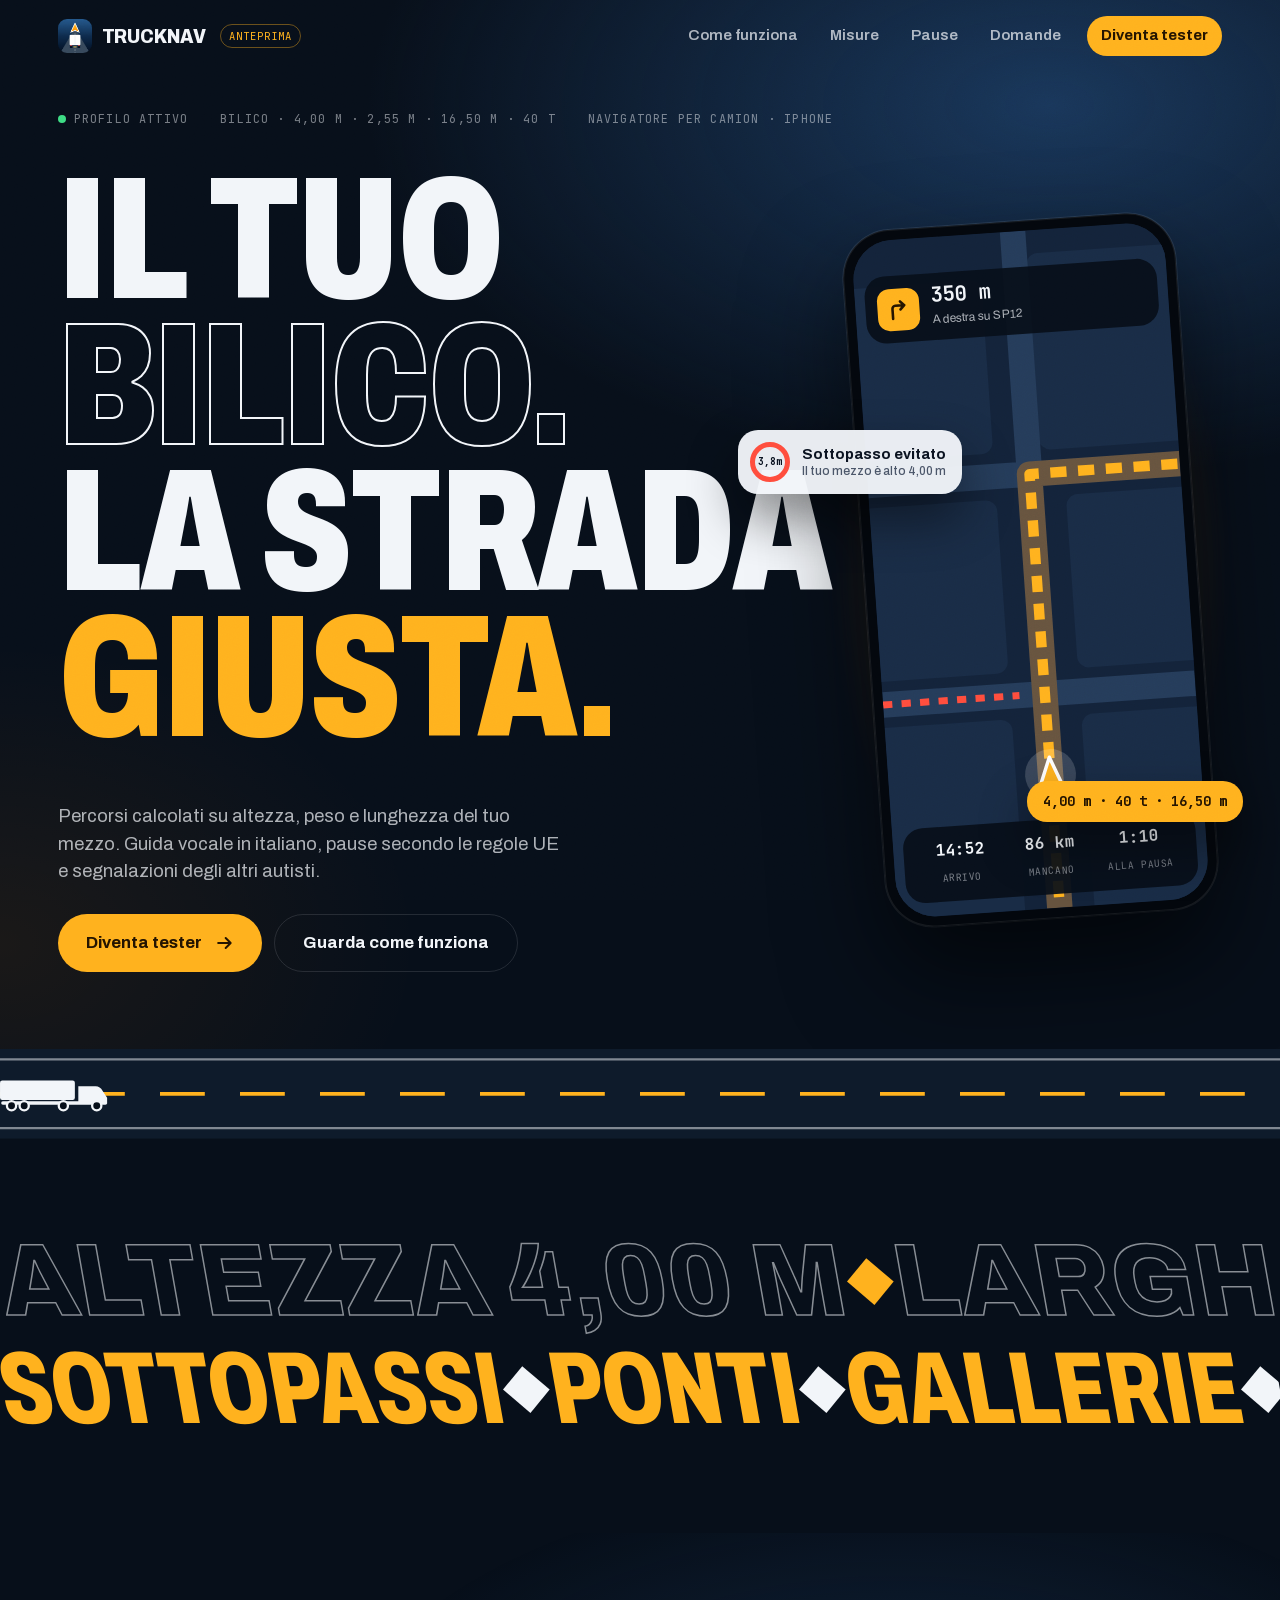
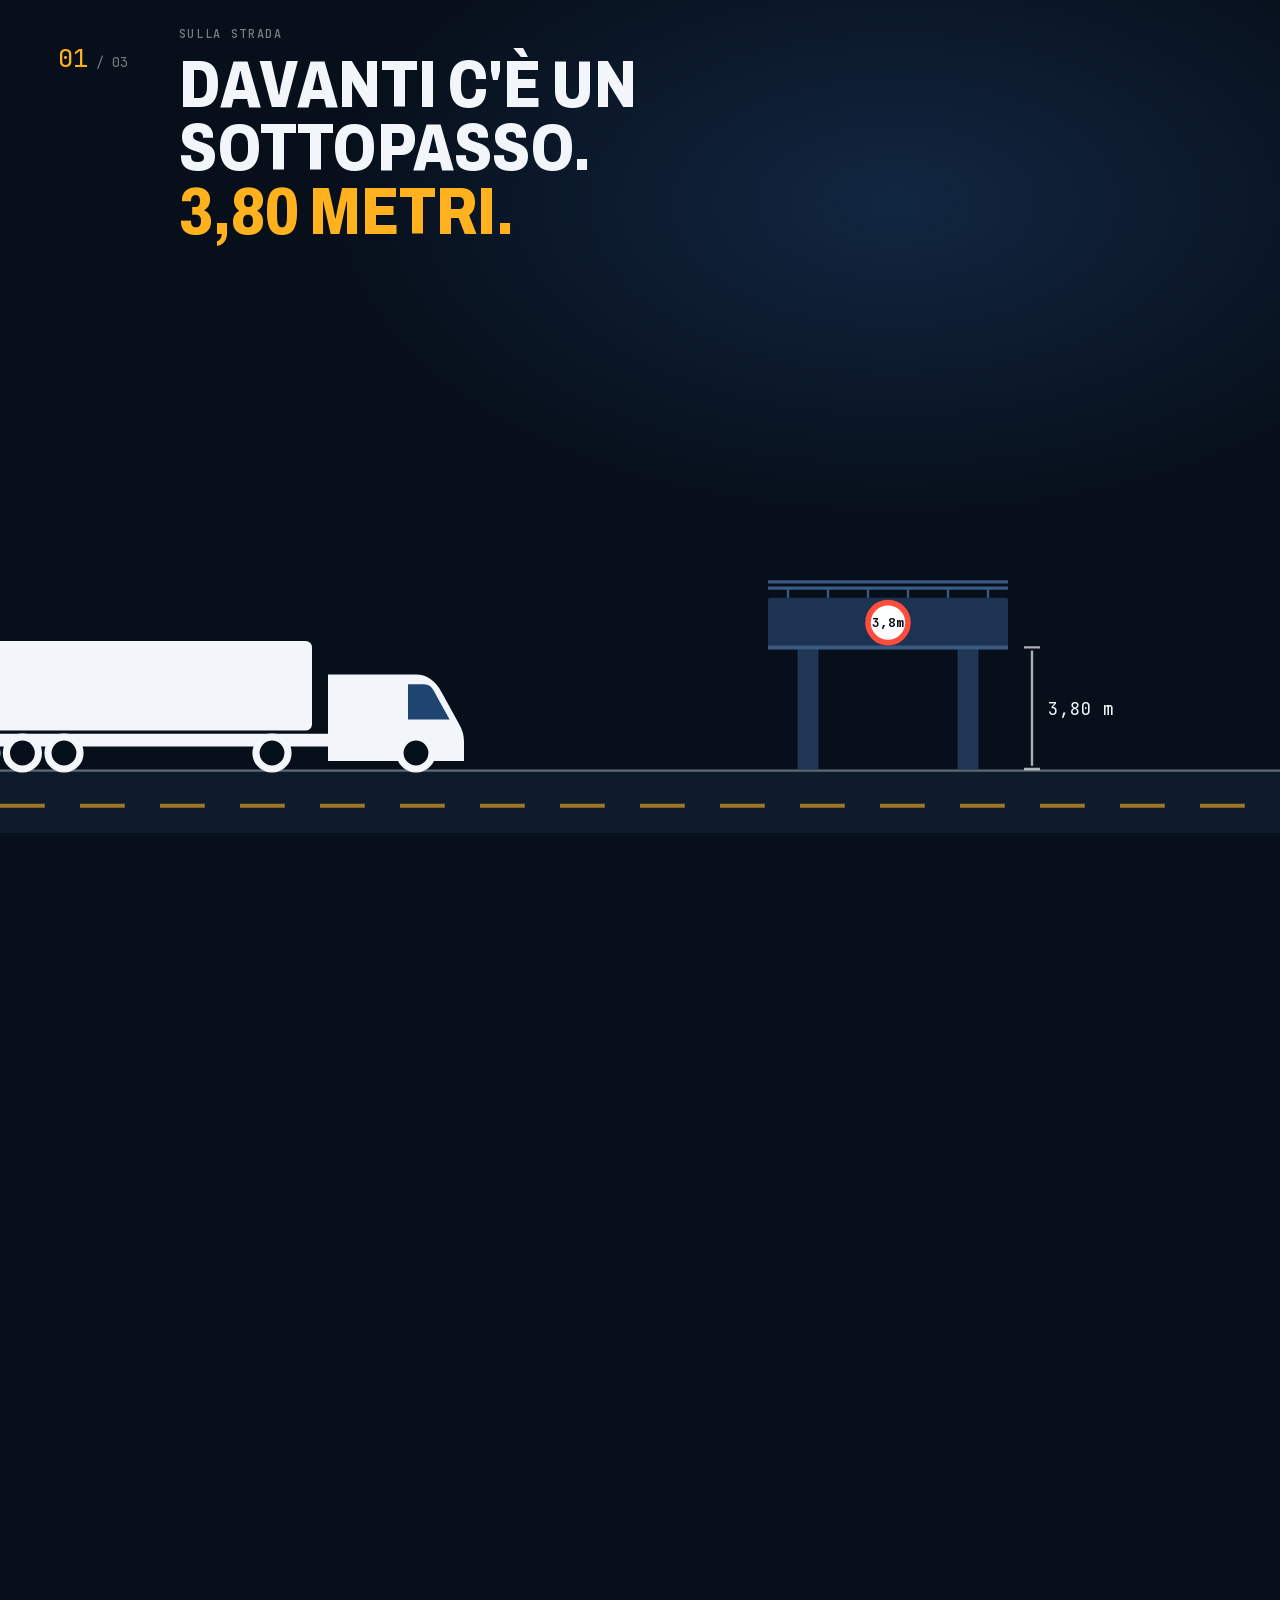
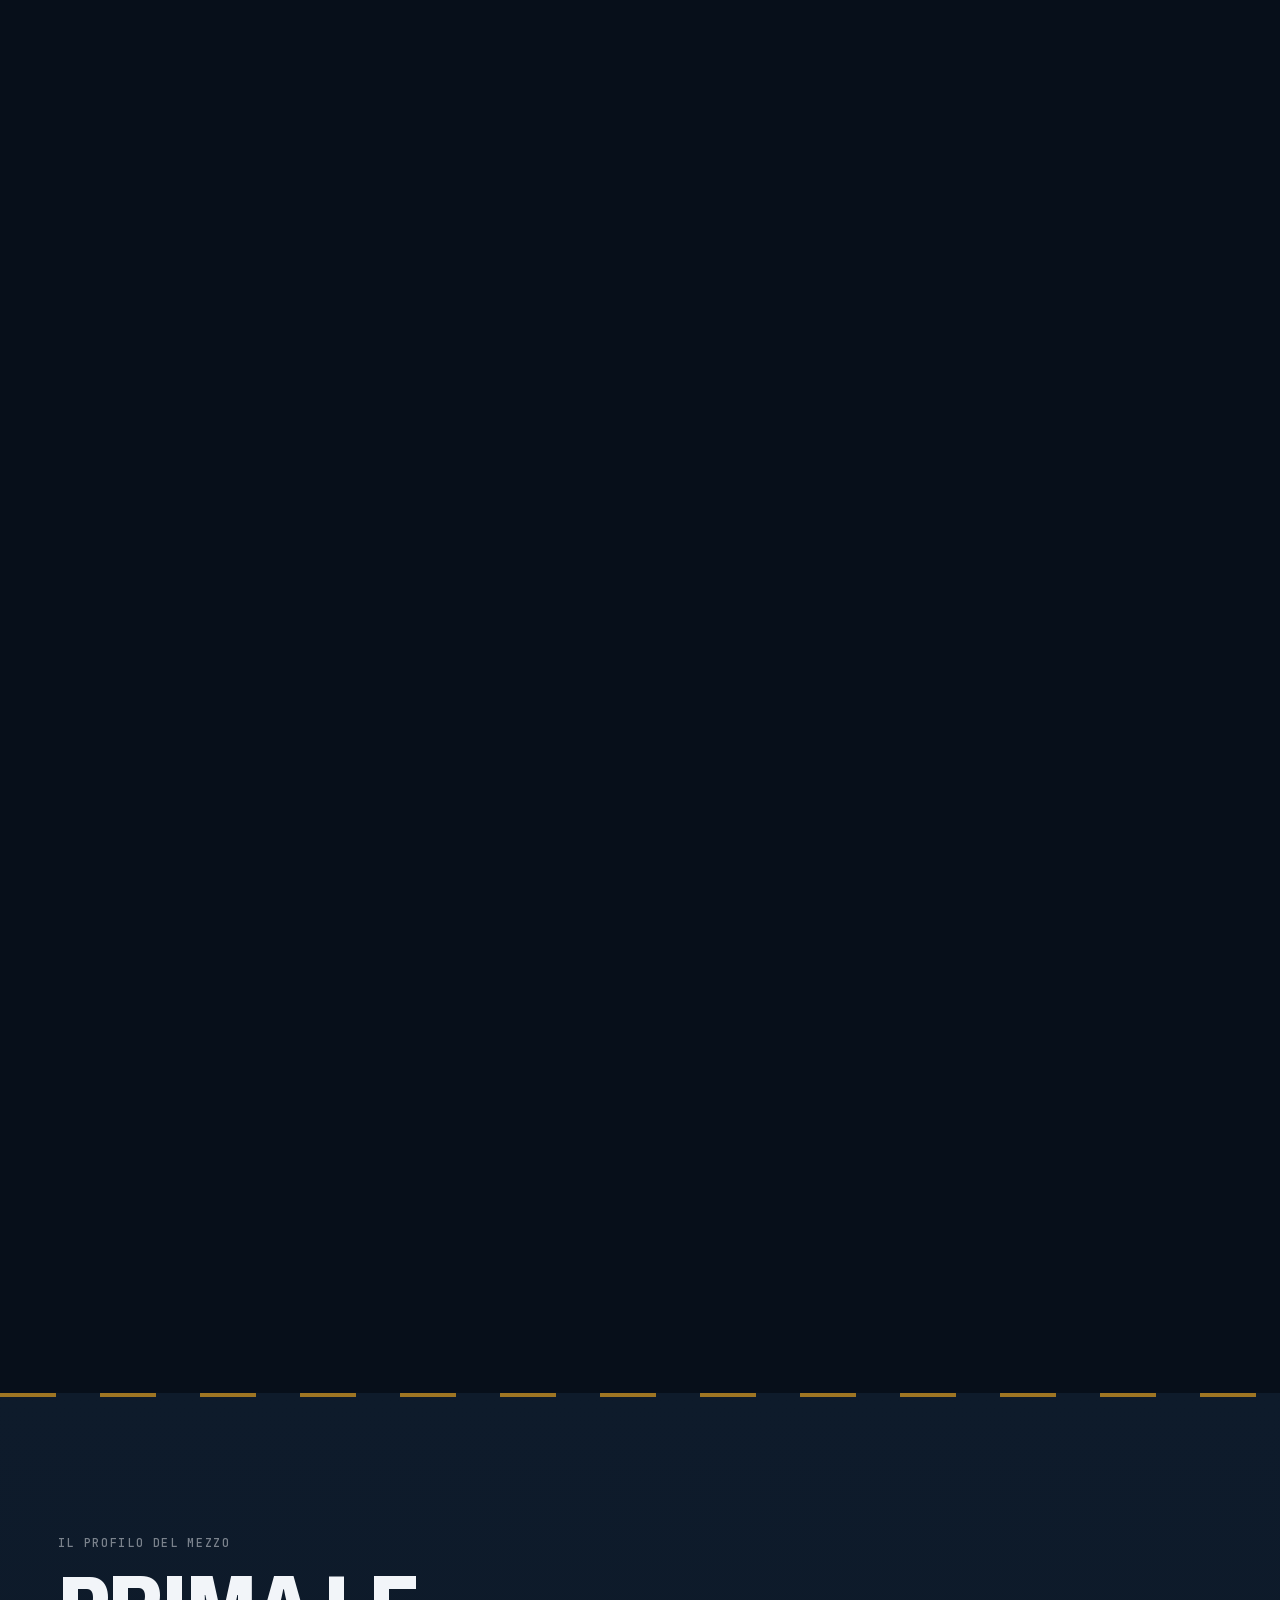
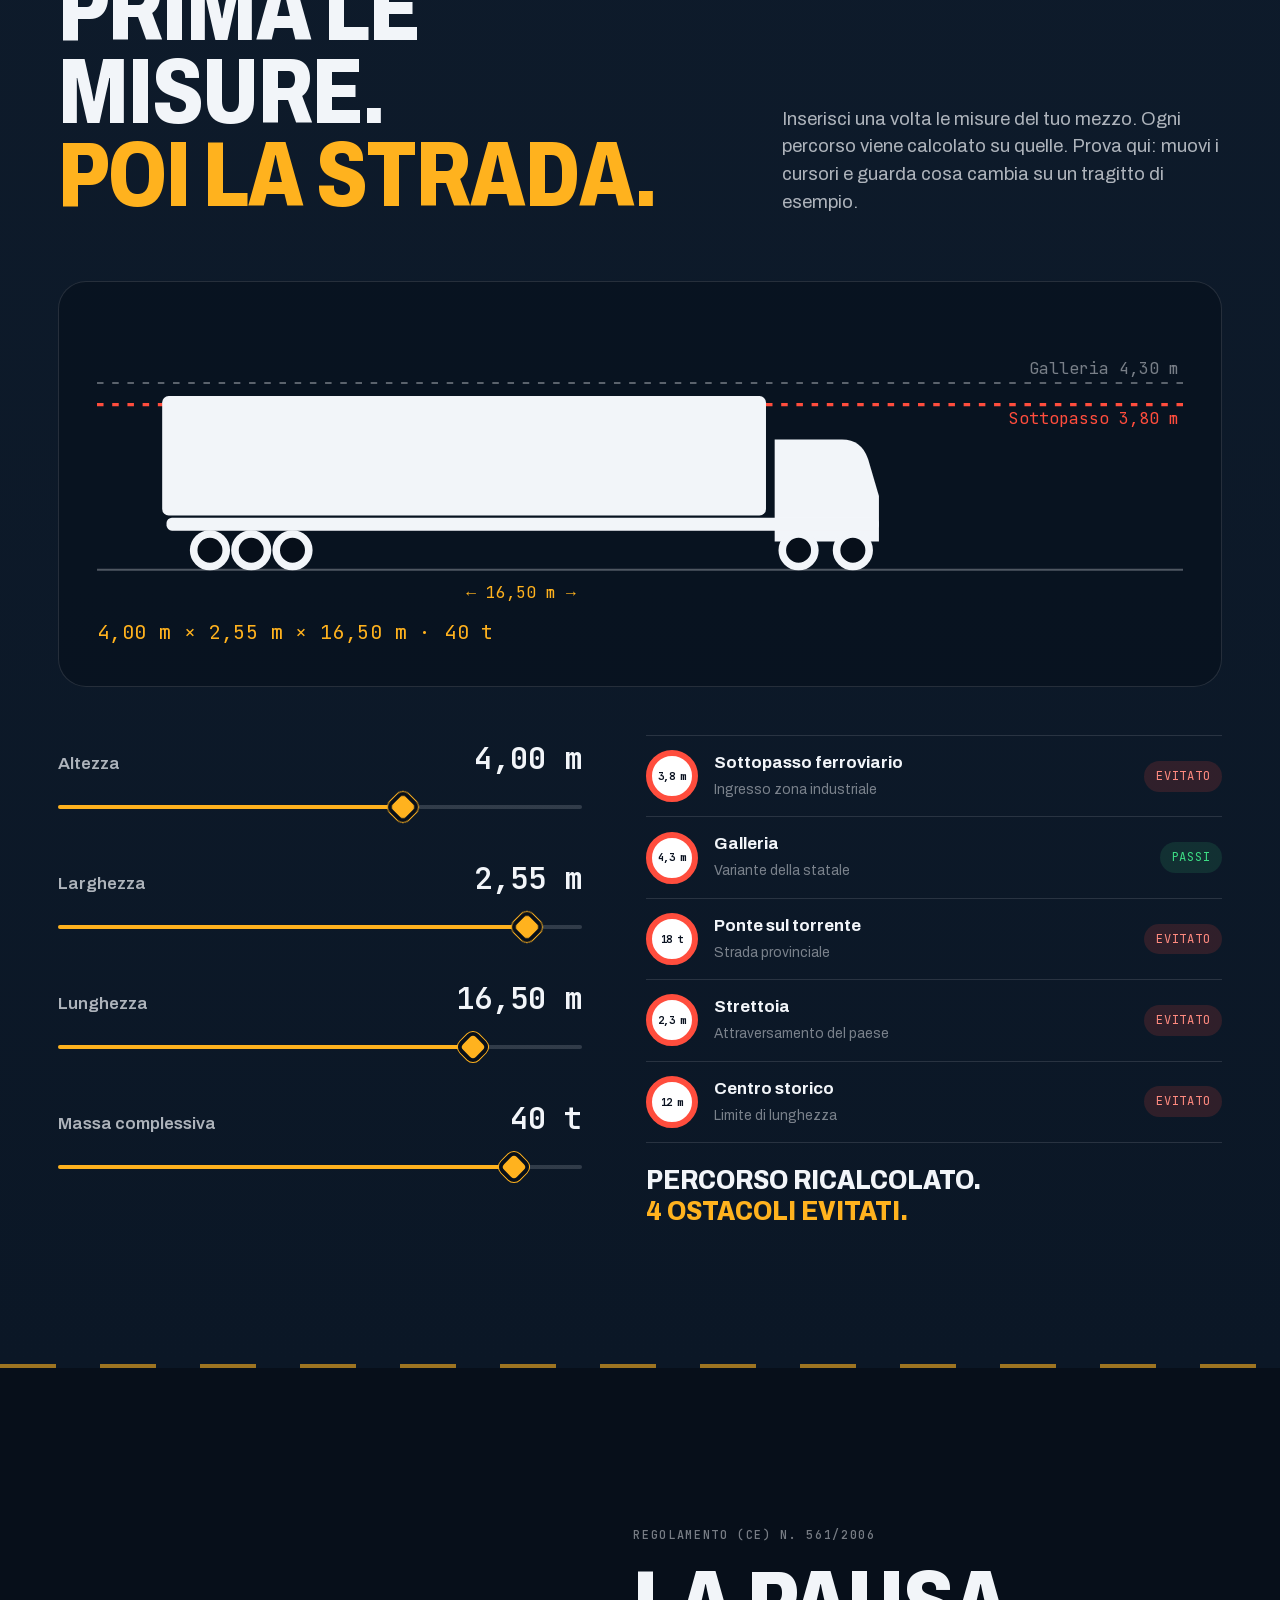
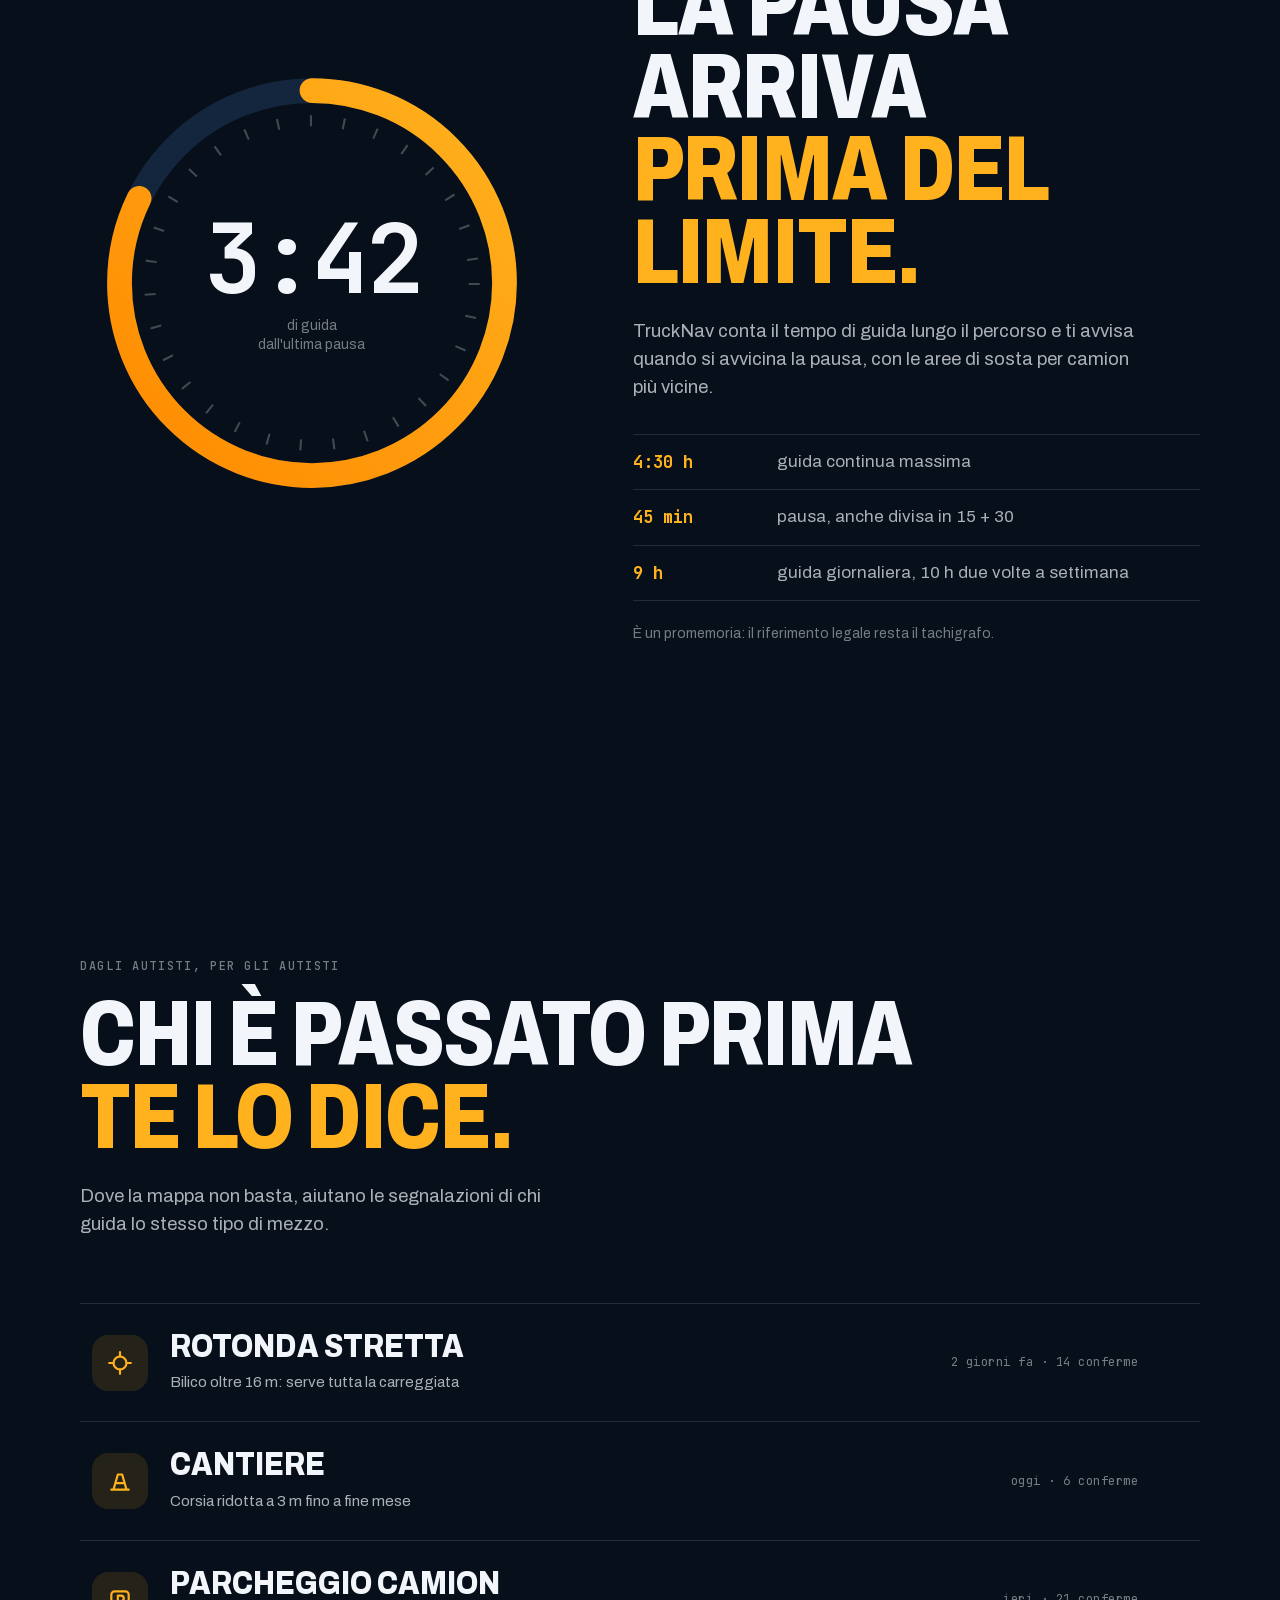
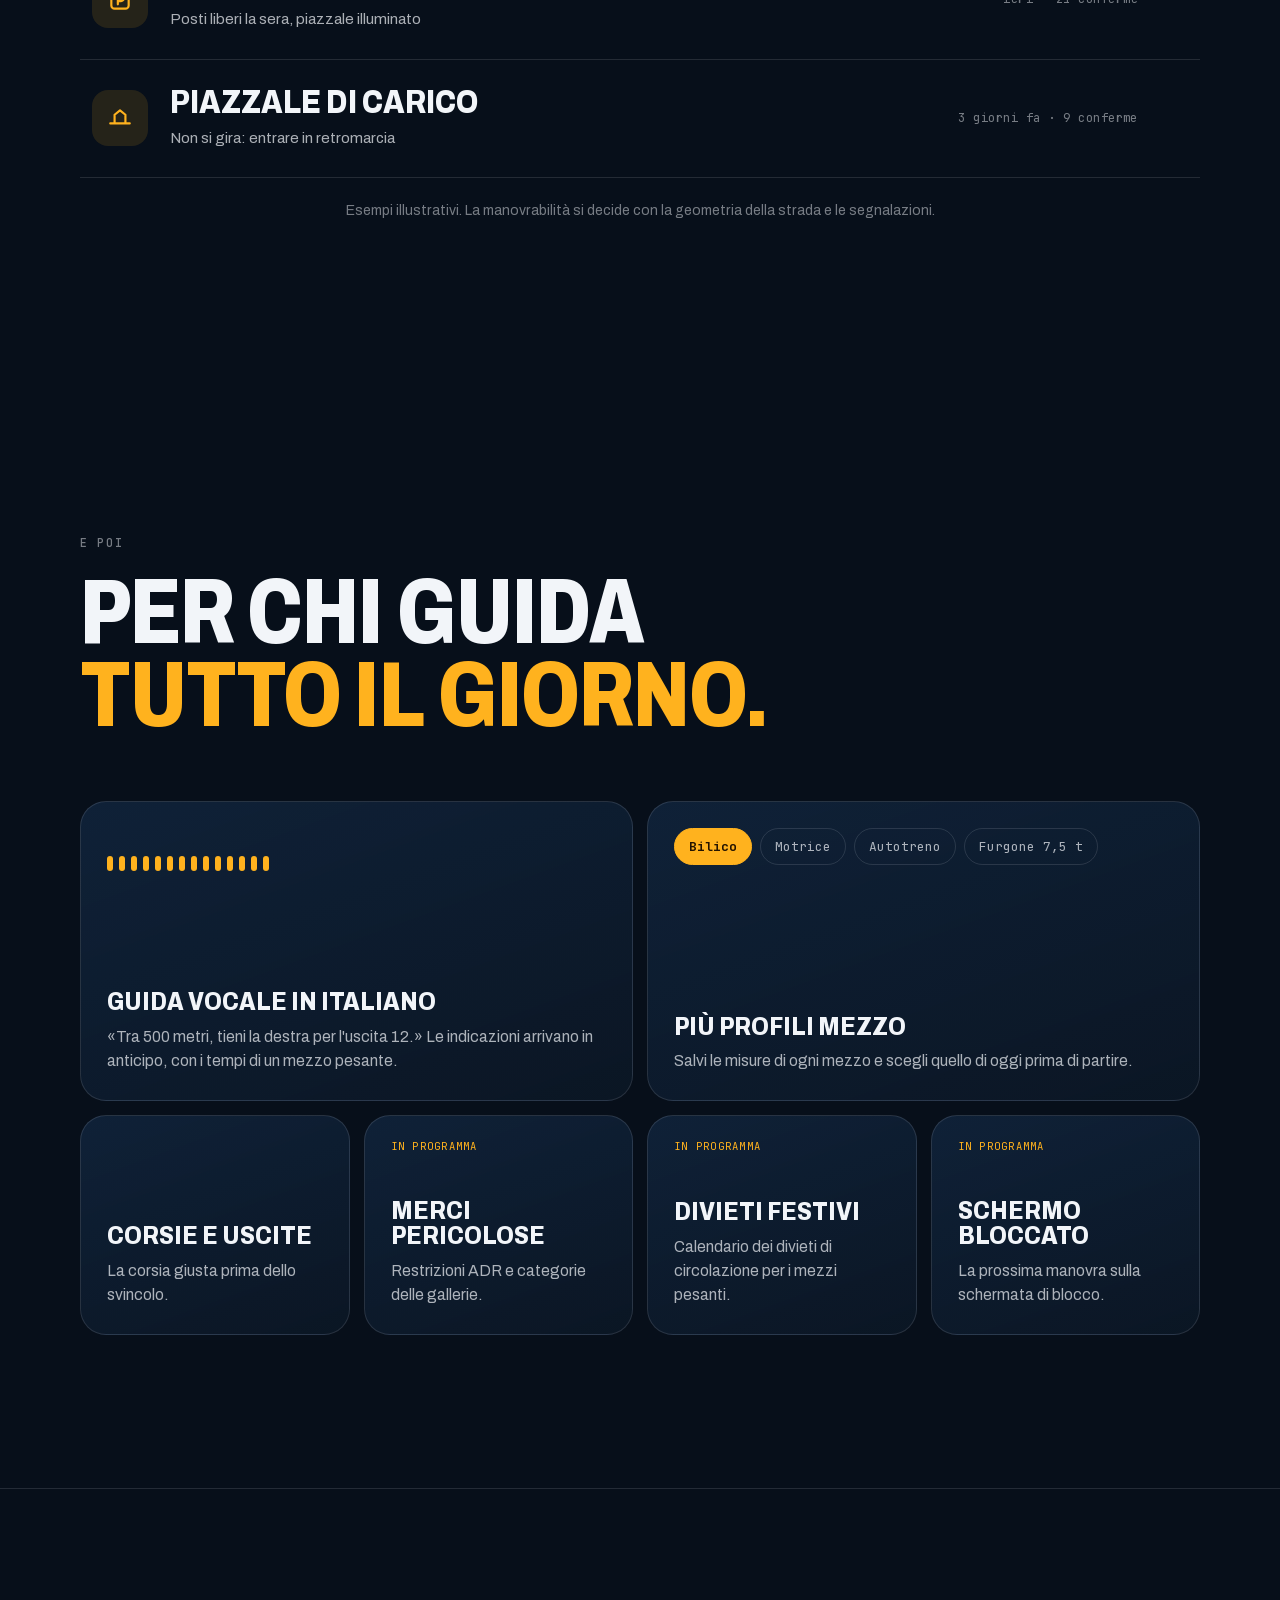
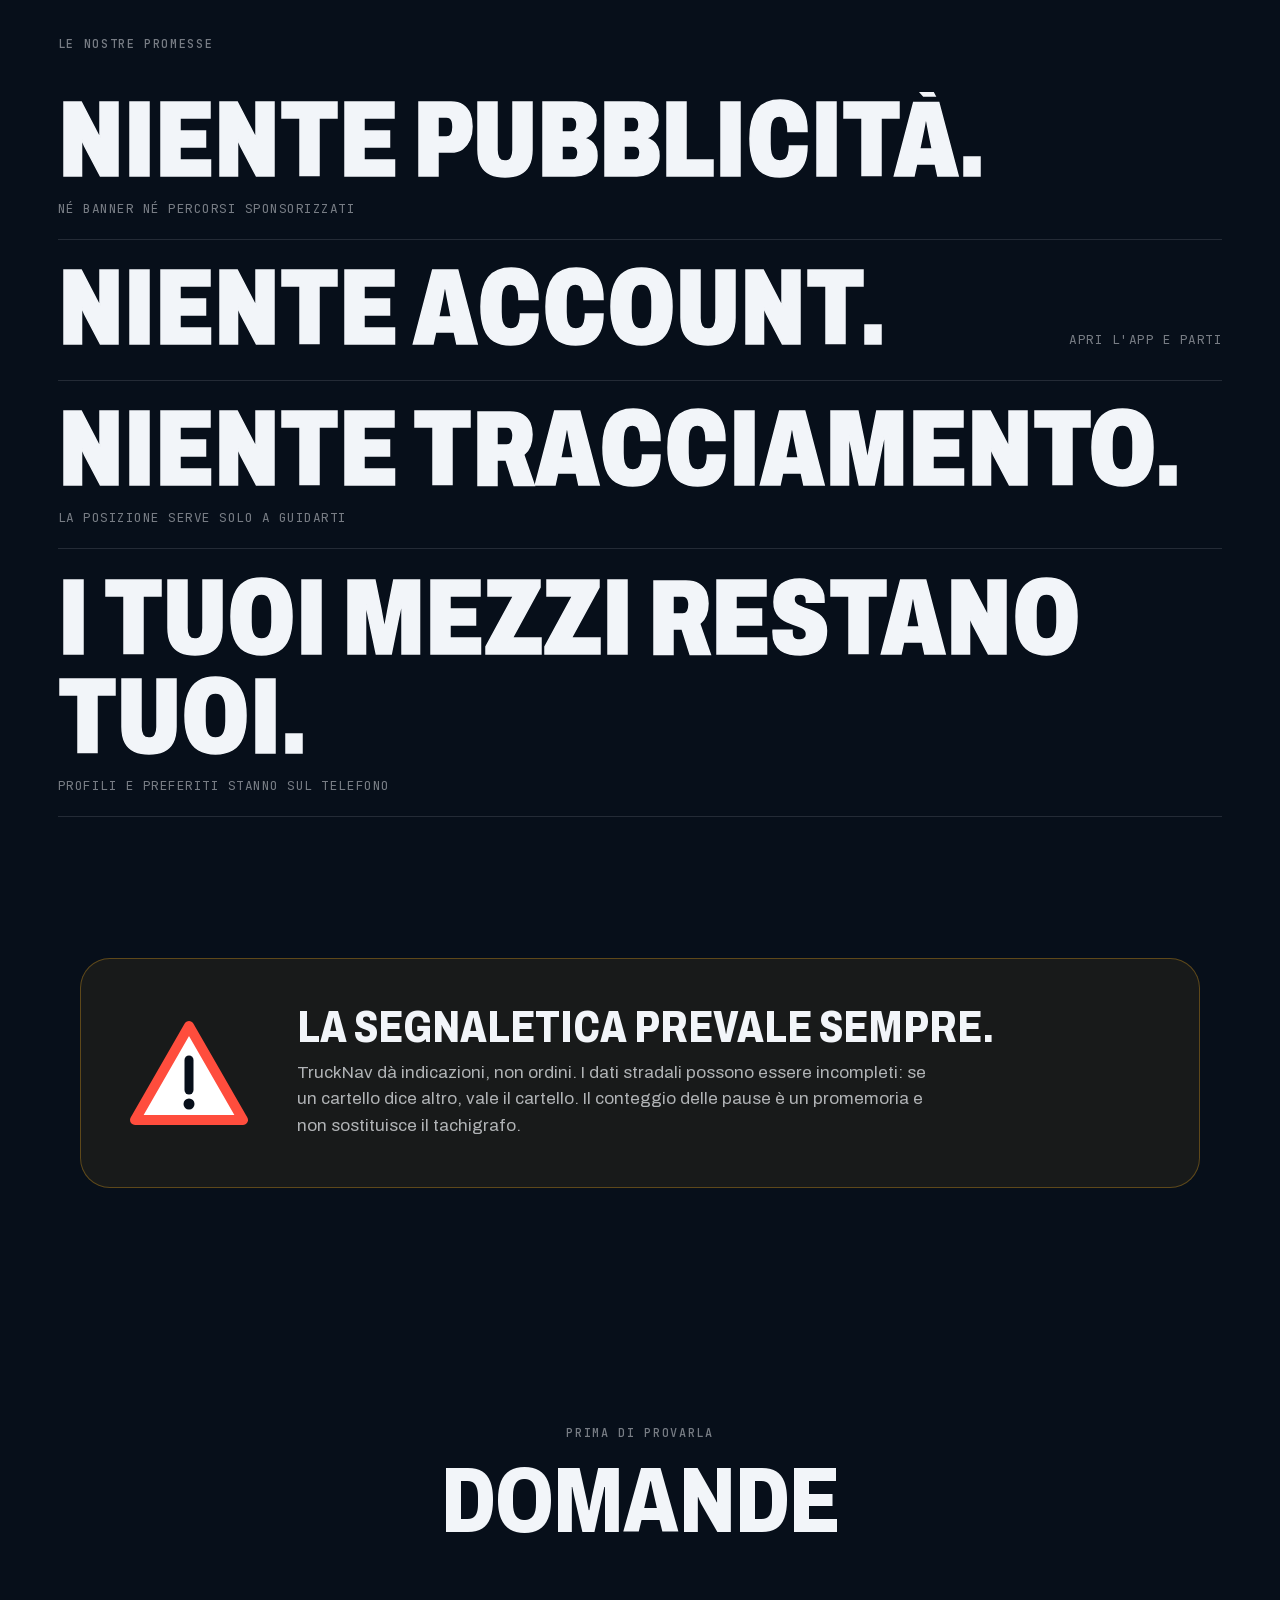
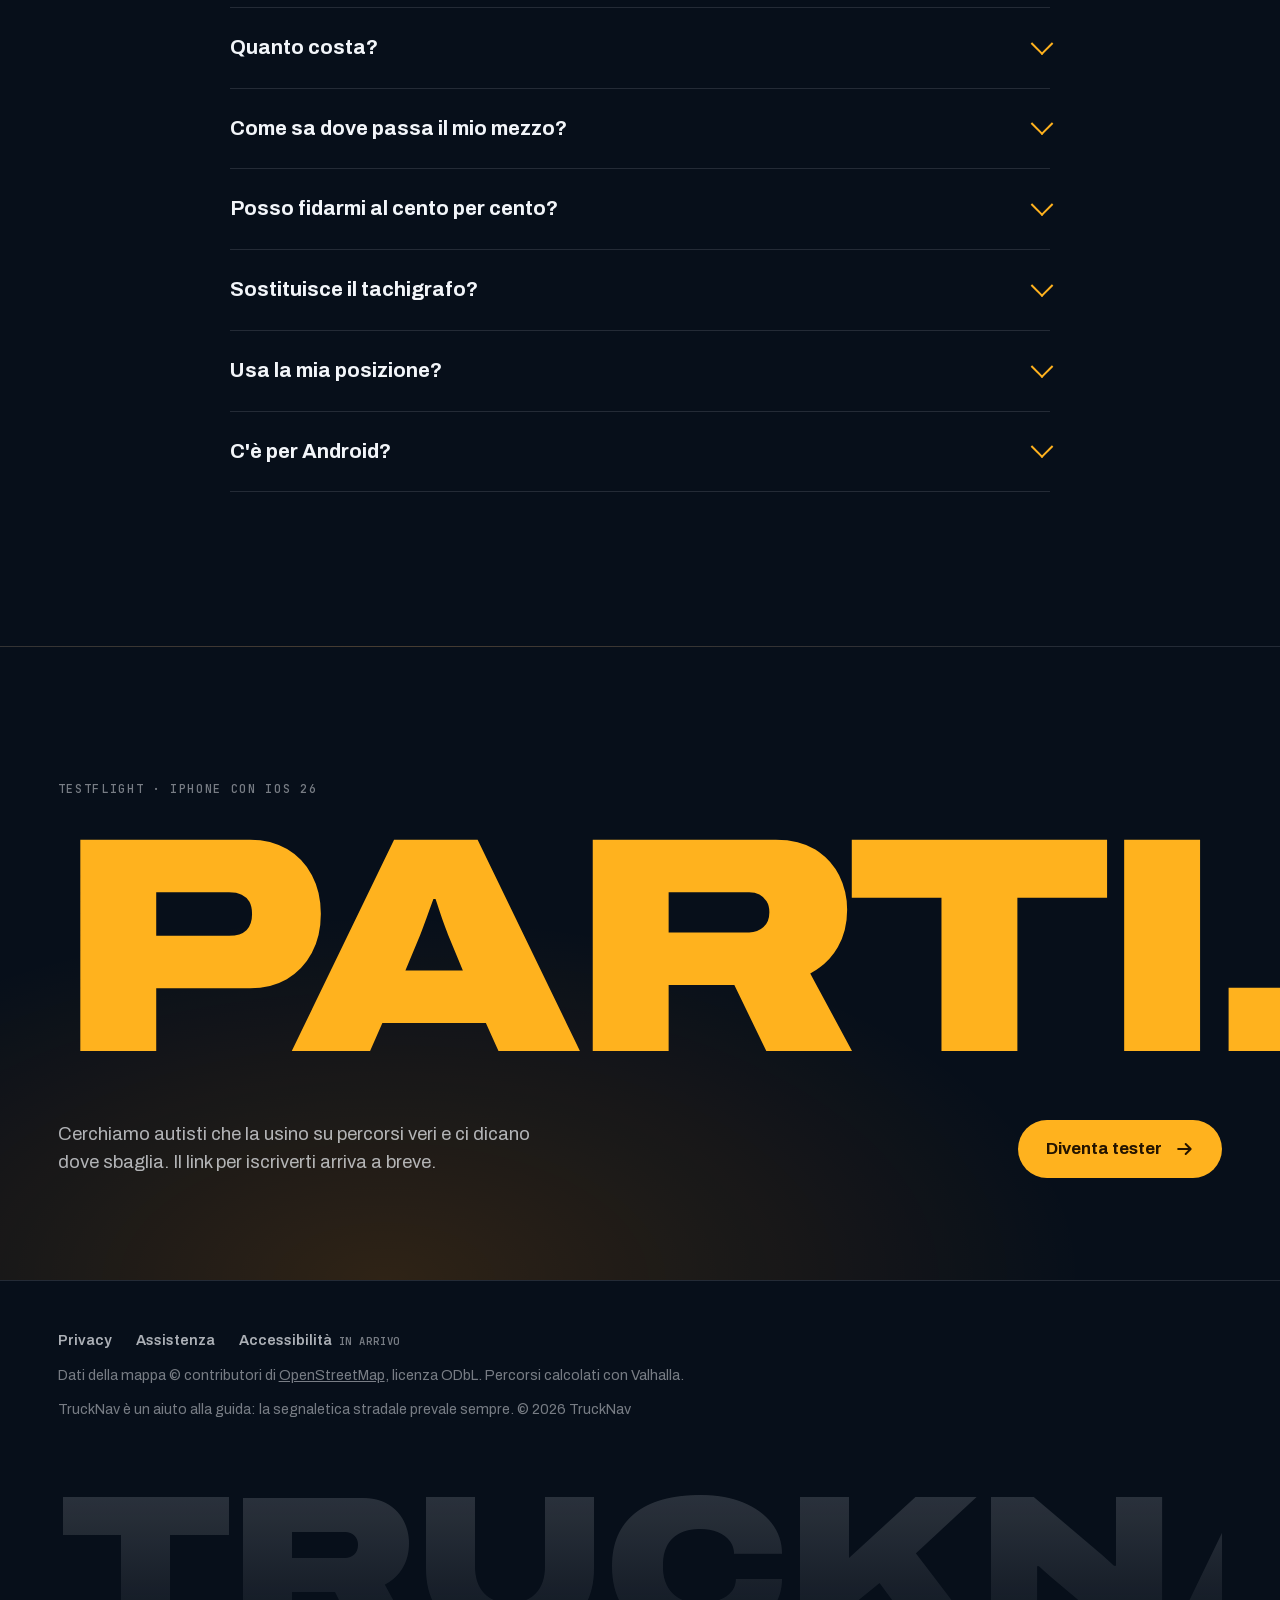
<file: index.html>
<!doctype html>
<html lang="it">
<head>
<title>TruckNav</title>
<meta charset="utf-8">
<meta name="viewport" content="width=device-width, initial-scale=1, viewport-fit=cover">
<meta name="claude:viewport-fit-sides" content="cover">
<meta name="description" content="Navigatore per camion e bilici: percorsi calcolati su altezza, peso e lunghezza del tuo mezzo, guida vocale in italiano, pause UE e segnalazioni degli autisti.">
<meta name="robots" content="noindex">
<meta name="theme-color" content="#070f1a">
<meta property="og:title" content="TruckNav · Il tuo bilico. La strada giusta.">
<meta property="og:description" content="Percorsi calcolati sulle misure reali del tuo mezzo.">
<meta property="og:image" content="icon.png">
<link rel="icon" type="image/png" href="favicon.png">
<link rel="apple-touch-icon" href="apple-touch-icon.png">
<link rel="preload" href="fonts/archivo-latin.woff2" as="font" type="font/woff2" crossorigin>
<link rel="stylesheet" href="style.css">
</head>
<body>

<header class="nav" id="nav">
  <div class="nav-in">
    <a class="logo" href="#top" aria-label="TruckNav, torna su">
      <img src="icon.png" alt="" width="34" height="34">
      <span>TruckNav</span>
    </a>
    <span class="pill-preview" title="Testi e funzioni da confermare prima del lancio">Anteprima</span>
    <nav aria-label="Sezioni">
      <a href="#sottopasso">Come funziona</a>
      <a href="#misure">Misure</a>
      <a href="#pause">Pause</a>
      <a href="#faq">Domande</a>
      <a class="nav-cta" href="#tester">Diventa tester</a>
    </nav>
  </div>
</header>

<main id="top">

  <!-- ============ HERO (tutta larghezza) ============ -->
  <section class="hero full">
    <div class="hero-meta mono" aria-hidden="true">
      <span><i class="dot"></i>Profilo attivo</span>
      <span>Bilico · 4,00 m · 2,55 m · 16,50 m · 40 t</span>
      <span class="hide-sm">Navigatore per camion · iPhone</span>
    </div>

    <h1 class="mega" aria-label="Il tuo bilico. La strada giusta.">
      <span class="line"><span class="line-in">Il tuo</span></span>
      <span class="line"><span class="line-in stretch" data-stretch>bilico.</span></span>
      <span class="line"><span class="line-in">La strada</span></span>
      <span class="line"><span class="line-in amber">giusta.</span></span>
    </h1>

    <div class="hero-foot">
      <p class="lead">Percorsi calcolati su altezza, peso e lunghezza del tuo mezzo. Guida vocale in italiano, pause secondo le regole UE e segnalazioni degli altri autisti.</p>
      <div class="cta-row">
        <a class="cta" href="#tester" data-magnetic><span>Diventa tester</span><svg viewBox="0 0 24 24" aria-hidden="true"><path d="M5 12h14m-5-6 6 6-6 6"/></svg></a>
        <a class="cta ghost" href="#sottopasso">Guarda come funziona</a>
      </div>
    </div>

    <div class="hero-phone" aria-hidden="true">
      <div class="phone">
        <div class="screen">
          <svg class="map" viewBox="0 0 270 585" preserveAspectRatio="xMidYMid slice">
            <rect width="270" height="585" fill="#13233a"/>
            <g fill="#192c46">
              <rect x="-10" y="40" width="120" height="150" rx="10"/><rect x="150" y="20" width="140" height="170" rx="10"/>
              <rect x="170" y="230" width="120" height="150" rx="10"/><rect x="-10" y="230" width="120" height="150" rx="10"/>
              <rect x="-10" y="420" width="120" height="180" rx="10"/><rect x="170" y="420" width="120" height="180" rx="10"/>
            </g>
            <path d="M 0 210 H 270 M 140 0 V 585 M 0 400 H 270" stroke="#253c5a" stroke-width="22"/>
            <path d="M 140 600 V 210 H 290" stroke="#ff8a00" stroke-opacity="0.3" stroke-width="22" fill="none" stroke-linejoin="round"/>
            <path class="route-live" d="M 140 600 V 210 H 290" stroke="#ffb21e" stroke-width="9" fill="none" stroke-linejoin="round"/>
            <path d="M 0 400 H 118" stroke="#ff4d3d" stroke-width="6" stroke-dasharray="8 8"/>
            <g transform="translate(140 470)">
              <circle r="22" fill="#ffffff" opacity="0.16"/>
              <path d="M 0 -15 L 11 13 L 0 7 L -11 13 Z" fill="#ffb21e" stroke="#fff" stroke-width="3" stroke-linejoin="round"/>
            </g>
          </svg>
          <div class="maneuver">
            <div class="arrow"><svg viewBox="0 0 24 24"><path d="M6 21V11a3 3 0 0 1 3-3h9m-4-4 4 4-4 4"/></svg></div>
            <div><b class="mono">350 m</b><span>A destra su SP 12</span></div>
          </div>
          <div class="eta-bar mono">
            <div><b>14:52</b><small>arrivo</small></div>
            <div><b>86 km</b><small>mancano</small></div>
            <div><b>1:10</b><small>alla pausa</small></div>
          </div>
        </div>
      </div>
      <div class="float float-a"><span class="sign-sm">3,8m</span><div>Sottopasso evitato<small>Il tuo mezzo è alto 4,00 m</small></div></div>
      <div class="float float-b">4,00 m · 40 t · 16,50 m</div>
    </div>
  </section>

  <!-- Strada animata -->
  <div class="road" aria-hidden="true">
    <svg viewBox="0 0 1600 120" preserveAspectRatio="none">
      <rect width="1600" height="120" fill="#0e1b2b"/>
      <path d="M0 14H1600M0 106H1600" stroke="#f2f5f9" stroke-opacity="0.5" stroke-width="3"/>
      <path class="lane" d="M0 60H1600" stroke="#ffb21e" stroke-width="5" stroke-dasharray="56 44"/>
    </svg>
    <svg class="road-truck" viewBox="0 0 200 60" aria-hidden="true">
      <rect x="0" y="6" width="130" height="34" rx="4" fill="#f2f5f9"/>
      <path d="M136 16h30q8 0 12 8l8 12v10h-50z" fill="#f2f5f9"/>
      <rect x="2" y="42" width="184" height="6" rx="3" fill="#f2f5f9"/>
      <g fill="#070f1a" stroke="#f2f5f9" stroke-width="4"><circle cx="20" cy="50" r="8"/><circle cx="42" cy="50" r="8"/><circle cx="110" cy="50" r="8"/><circle cx="168" cy="50" r="8"/></g>
    </svg>
  </div>

  <!-- Marquee delle misure -->
  <section class="marquee" aria-label="Cosa considera il percorso">
    <div class="mq-row outline" aria-hidden="true">
      <div class="mq-track">
        <span>Altezza 4,00 m</span><i></i><span>Larghezza 2,55 m</span><i></i><span>Lunghezza 16,50 m</span><i></i><span>Massa 40 t</span><i></i><span>5 assi</span><i></i>
        <span>Altezza 4,00 m</span><i></i><span>Larghezza 2,55 m</span><i></i><span>Lunghezza 16,50 m</span><i></i><span>Massa 40 t</span><i></i><span>5 assi</span><i></i>
      </div>
    </div>
    <div class="mq-row solid reverse" aria-hidden="true">
      <div class="mq-track">
        <span>Sottopassi</span><i></i><span>Ponti</span><i></i><span>Gallerie</span><i></i><span>Strettoie</span><i></i><span>Rotonde strette</span><i></i><span>Divieti ai mezzi pesanti</span><i></i>
        <span>Sottopassi</span><i></i><span>Ponti</span><i></i><span>Gallerie</span><i></i><span>Strettoie</span><i></i><span>Rotonde strette</span><i></i><span>Divieti ai mezzi pesanti</span><i></i>
      </div>
    </div>
    <p class="sr">Il percorso considera altezza, larghezza, lunghezza, massa e assi del mezzo, ed evita sottopassi, ponti, gallerie, strettoie, rotonde strette e divieti ai mezzi pesanti.</p>
  </section>

  <!-- ============ STORIA A SCORRIMENTO (tutta larghezza) ============ -->
  <section class="story" id="sottopasso">
    <div class="story-track" data-step="0">
      <div class="story-sticky">
        <div class="story-head full">
          <div class="story-count mono"><span id="st-count">01</span> / 03</div>
          <div class="story-steps">
            <h2 class="story-step s0"><span class="kick mono">Sulla strada</span>Davanti c'è un sottopasso. <em>3,80&nbsp;metri.</em></h2>
            <h2 class="story-step s1"><span class="kick mono">Il tuo mezzo</span>Il tuo bilico è alto 4,00&nbsp;m. <em>Non ci passa.</em></h2>
            <h2 class="story-step s2"><span class="kick mono">TruckNav</span>Lo sa prima e cambia strada. <em>Più 4&nbsp;minuti, zero sorprese.</em></h2>
          </div>
        </div>

        <div class="scene">
          <svg viewBox="0 0 1600 520" preserveAspectRatio="xMidYMax meet" aria-hidden="true">
            <!-- fondo -->
            <path d="M0 440H1600V520H0Z" fill="#0e1b2b"/>
            <path d="M0 442H1600" stroke="#f2f5f9" stroke-opacity="0.35" stroke-width="3"/>
            <path d="M0 486H1600" stroke="#ffb21e" stroke-opacity="0.6" stroke-width="5" stroke-dasharray="56 44"/>
            <!-- spalle del ponte (dietro) -->
            <path d="M1010 288V440M1210 288V440" stroke="#1f3655" stroke-width="26"/>
            <!-- impalcato -->
            <g class="bridge">
              <rect x="960" y="226" width="300" height="62" rx="4" fill="#1d3352"/>
              <path class="deck-edge" d="M960 288H1260" stroke="#3a5a82" stroke-width="5"/>
              <path d="M960 214H1260M960 206H1260" stroke="#3a5a82" stroke-width="4"/>
              <g stroke="#3a5a82" stroke-width="3"><path d="M985 226V214M1035 226V214M1085 226V214M1135 226V214M1185 226V214M1235 226V214"/></g>
              <!-- cartello -->
              <g transform="translate(1110 257)">
                <circle r="25" fill="#fff" stroke="#ff4d3d" stroke-width="7"/>
                <text y="6" text-anchor="middle" class="svg-mono" font-size="16" font-weight="700" fill="#070f1a">3,8m</text>
              </g>
            </g>
            <!-- quota del sottopasso -->
            <g class="dim dim-bridge">
              <path d="M1290 292V436M1280 288H1300M1280 440H1300" stroke="#f2f5f9" stroke-opacity="0.7" stroke-width="3"/>
              <text x="1310" y="372" class="svg-mono" font-size="22" fill="#f2f5f9">3,80 m</text>
            </g>
            <!-- bilico -->
            <g id="st-truck" transform="translate(-80 0)">
              <rect x="0" y="280" width="470" height="112" rx="8" fill="#f2f5f9"/>
              <rect class="clash" x="0" y="280" width="470" height="8" fill="#ff4d3d"/>
              <path d="M490 322h110q20 0 32 22l22 40q6 10 6 22v24H490z" fill="#f2f5f9"/>
              <path d="M590 334h20q8 0 12 8l20 36h-52z" fill="#1f4470"/>
              <rect x="6" y="396" width="650" height="16" rx="6" fill="#f2f5f9"/>
              <g fill="#070f1a" stroke="#f2f5f9" stroke-width="9">
                <circle cx="56" cy="420" r="20"/><circle cx="108" cy="420" r="20"/><circle cx="160" cy="420" r="20"/>
                <circle cx="420" cy="420" r="20"/><circle cx="600" cy="420" r="20"/>
              </g>
              <g class="dim dim-truck">
                <path d="M-34 284V436M-44 280H-24M-44 440H-24" stroke="#ffb21e" stroke-width="3"/>
                <text x="-48" y="372" text-anchor="end" class="svg-mono" font-size="22" fill="#ffb21e">4,00 m</text>
              </g>
            </g>
            <!-- differenza -->
            <g class="gap-label">
              <text x="950" y="270" text-anchor="end" class="svg-mono" font-size="24" font-weight="700" fill="#ff4d3d">+20 cm</text>
            </g>
          </svg>

          <div class="reroute" aria-hidden="true">
            <div class="reroute-head mono"><i class="dot"></i>Percorso ricalcolato</div>
            <svg viewBox="0 0 260 150">
              <rect width="260" height="150" rx="14" fill="#0e1b2b"/>
              <path d="M20 120H240" stroke="#2a4466" stroke-width="10" stroke-linecap="round"/>
              <path d="M20 120H240" stroke="#ff4d3d" stroke-opacity="0.5" stroke-width="4" stroke-dasharray="8 8"/>
              <g transform="translate(150 120)" stroke="#ff4d3d" stroke-width="5" stroke-linecap="round"><path d="M-9 -9L9 9M9 -9L-9 9"/></g>
              <path class="detour" d="M20 120H70Q90 120 92 100V50Q94 30 114 30H196Q216 30 218 50V100Q220 120 240 120" fill="none" stroke="#ffb21e" stroke-width="7" stroke-linecap="round" stroke-linejoin="round"/>
              <circle cx="20" cy="120" r="7" fill="#f2f5f9"/><circle cx="240" cy="120" r="8" fill="#ffb21e"/>
            </svg>
            <div class="reroute-foot mono"><span>+4 min</span><span>+2,1 km</span><span>0 ostacoli</span></div>
          </div>
        </div>
      </div>
    </div>
  </section>

  <!-- ============ CONFIGURATORE (fascia a tutta larghezza) ============ -->
  <section class="band" id="misure">
    <div class="full">
      <div class="section-head">
        <span class="kick mono">Il profilo del mezzo</span>
        <h2 class="h2" data-reveal>Prima le misure.<br><span class="amber">Poi la strada.</span></h2>
        <p class="lead">Inserisci una volta le misure del tuo mezzo. Ogni percorso viene calcolato su quelle. Prova qui: muovi i cursori e guarda cosa cambia su un tragitto di esempio.</p>
      </div>

      <div class="cfg">
        <div class="cfg-stage">
          <svg id="cfg-svg" viewBox="0 0 1000 260" aria-hidden="true">
            <path d="M0 230H1000" stroke="#f2f5f9" stroke-opacity="0.3" stroke-width="2"/>
            <g class="limit" id="lim-43"><path d="M0 58H1000" stroke-dasharray="6 8"/><text x="996" y="50" text-anchor="end" class="svg-mono" font-size="15">Galleria 4,30 m</text></g>
            <g class="limit" id="lim-38"><path d="M0 78H1000" stroke-dasharray="6 8"/><text x="996" y="96" text-anchor="end" class="svg-mono" font-size="15">Sottopasso 3,80 m</text></g>
            <g id="cfg-truck">
              <rect id="cfg-trailer" x="60" y="70" width="560" height="110" rx="6" fill="#f2f5f9"/>
              <path id="cfg-cab" d="" fill="#f2f5f9"/>
              <rect id="cfg-chassis" x="64" y="182" width="700" height="12" rx="5" fill="#f2f5f9"/>
              <g id="cfg-wheels" fill="#070f1a" stroke="#f2f5f9" stroke-width="7"></g>
            </g>
            <text id="cfg-len" x="60" y="256" class="svg-mono" font-size="15" fill="#ffb21e"></text>
          </svg>
          <div class="cfg-readout mono" id="cfg-readout" aria-live="polite"></div>
        </div>

        <div class="cfg-grid">
          <div class="sliders">
            <div class="slider"><label for="h"><span>Altezza</span><output id="h-out" for="h"></output></label><input id="h" type="range" min="3.2" max="4.4" step="0.05" value="4"></div>
            <div class="slider"><label for="wd"><span>Larghezza</span><output id="wd-out" for="wd"></output></label><input id="wd" type="range" min="2.0" max="2.6" step="0.05" value="2.55"></div>
            <div class="slider"><label for="ln"><span>Lunghezza</span><output id="ln-out" for="ln"></output></label><input id="ln" type="range" min="7" max="18.75" step="0.25" value="16.5"></div>
            <div class="slider"><label for="ms"><span>Massa complessiva</span><output id="ms-out" for="ms"></output></label><input id="ms" type="range" min="7.5" max="44" step="0.5" value="40"></div>
          </div>
          <div>
            <ul class="obstacles" id="obstacles">
              <li data-k="h" data-lim="3.8"><span class="sign mono">3,8 m</span><div><b>Sottopasso ferroviario</b><small>Ingresso zona industriale</small></div><em></em></li>
              <li data-k="h" data-lim="4.3"><span class="sign mono">4,3 m</span><div><b>Galleria</b><small>Variante della statale</small></div><em></em></li>
              <li data-k="ms" data-lim="18"><span class="sign mono">18 t</span><div><b>Ponte sul torrente</b><small>Strada provinciale</small></div><em></em></li>
              <li data-k="wd" data-lim="2.3"><span class="sign mono">2,3 m</span><div><b>Strettoia</b><small>Attraversamento del paese</small></div><em></em></li>
              <li data-k="ln" data-lim="12"><span class="sign mono">12 m</span><div><b>Centro storico</b><small>Limite di lunghezza</small></div><em></em></li>
            </ul>
            <p class="cfg-sum" id="cfg-sum"></p>
          </div>
        </div>
      </div>
    </div>
  </section>

  <!-- ============ PAUSE (centrato) ============ -->
  <section class="boxed" id="pause">
    <div class="pause">
      <div class="ring" id="ring" aria-label="Esempio: 3 ore e 42 minuti di guida su 4 ore e 30">
        <svg viewBox="0 0 320 320" aria-hidden="true">
          <circle cx="160" cy="160" r="140" fill="none" stroke="#14263d" stroke-width="18"/>
          <circle class="ring-ticks" cx="160" cy="160" r="118" fill="none" stroke="#f2f5f9" stroke-opacity="0.25" stroke-width="8" stroke-dasharray="1.5 22.6"/>
          <circle class="ring-arc" cx="160" cy="160" r="140" fill="none" stroke="url(#amb)" stroke-width="18" stroke-linecap="round" transform="rotate(-90 160 160)"/>
          <defs><linearGradient id="amb" x1="0" y1="0" x2="1" y2="1"><stop offset="0" stop-color="#ff8a00"/><stop offset="1" stop-color="#ffb21e"/></linearGradient></defs>
        </svg>
        <div class="ring-num"><b class="mono">3:42</b><span>di guida<br>dall'ultima pausa</span></div>
      </div>
      <div class="pause-text">
        <span class="kick mono">Regolamento (CE) n. 561/2006</span>
        <h2 class="h2" data-reveal>La pausa arriva<br><span class="amber">prima del limite.</span></h2>
        <p class="lead">TruckNav conta il tempo di guida lungo il percorso e ti avvisa quando si avvicina la pausa, con le aree di sosta per camion più vicine.</p>
        <dl class="facts mono">
          <div><dt>4:30 h</dt><dd>guida continua massima</dd></div>
          <div><dt>45 min</dt><dd>pausa, anche divisa in 15 + 30</dd></div>
          <div><dt>9 h</dt><dd>guida giornaliera, 10 h due volte a settimana</dd></div>
        </dl>
        <p class="note">È un promemoria: il riferimento legale resta il tachigrafo.</p>
      </div>
    </div>
  </section>

  <!-- ============ SEGNALAZIONI (centrato) ============ -->
  <section class="boxed" id="segnalazioni">
    <div class="section-head">
      <span class="kick mono">Dagli autisti, per gli autisti</span>
      <h2 class="h2" data-reveal>Chi è passato prima<br><span class="amber">te lo dice.</span></h2>
      <p class="lead">Dove la mappa non basta, aiutano le segnalazioni di chi guida lo stesso tipo di mezzo.</p>
    </div>
    <ul class="reports">
      <li data-reveal><span class="r-ico"><svg viewBox="0 0 24 24"><circle cx="12" cy="12" r="6"/><path d="M12 2v4M12 18v4M2 12h4M18 12h4"/></svg></span><div><b>Rotonda stretta</b><small>Bilico oltre 16 m: serve tutta la carreggiata</small></div><span class="r-meta mono">2 giorni fa · 14 conferme</span><svg class="r-arrow" viewBox="0 0 24 24" aria-hidden="true"><path d="M5 12h14m-5-6 6 6-6 6"/></svg></li>
      <li data-reveal><span class="r-ico"><svg viewBox="0 0 24 24"><path d="M4 20h16M6 20l4-14h4l4 14M9 14h6"/></svg></span><div><b>Cantiere</b><small>Corsia ridotta a 3 m fino a fine mese</small></div><span class="r-meta mono">oggi · 6 conferme</span><svg class="r-arrow" viewBox="0 0 24 24" aria-hidden="true"><path d="M5 12h14m-5-6 6 6-6 6"/></svg></li>
      <li data-reveal><span class="r-ico"><svg viewBox="0 0 24 24"><rect x="4" y="4" width="16" height="16" rx="3"/><path d="M10 16V8h3a2.5 2.5 0 0 1 0 5h-3"/></svg></span><div><b>Parcheggio camion</b><small>Posti liberi la sera, piazzale illuminato</small></div><span class="r-meta mono">ieri · 21 conferme</span><svg class="r-arrow" viewBox="0 0 24 24" aria-hidden="true"><path d="M5 12h14m-5-6 6 6-6 6"/></svg></li>
      <li data-reveal><span class="r-ico"><svg viewBox="0 0 24 24"><path d="M3 17h18M7 17V9l5-4 5 4v8"/></svg></span><div><b>Piazzale di carico</b><small>Non si gira: entrare in retromarcia</small></div><span class="r-meta mono">3 giorni fa · 9 conferme</span><svg class="r-arrow" viewBox="0 0 24 24" aria-hidden="true"><path d="M5 12h14m-5-6 6 6-6 6"/></svg></li>
    </ul>
    <p class="note center">Esempi illustrativi. La manovrabilità si decide con la geometria della strada e le segnalazioni.</p>
  </section>

  <!-- ============ BENTO (centrato) ============ -->
  <section class="boxed">
    <div class="section-head">
      <span class="kick mono">E poi</span>
      <h2 class="h2" data-reveal>Per chi guida<br><span class="amber">tutto il giorno.</span></h2>
    </div>
    <div class="bento">
      <article class="b-wide b-voice" data-reveal>
        <div class="wave" aria-hidden="true"><i></i><i></i><i></i><i></i><i></i><i></i><i></i><i></i><i></i><i></i><i></i><i></i><i></i><i></i></div>
        <h3>Guida vocale in italiano</h3>
        <p>«Tra 500 metri, tieni la destra per l'uscita 12.» Le indicazioni arrivano in anticipo, con i tempi di un mezzo pesante.</p>
      </article>
      <article class="b-wide" data-reveal>
        <ul class="chips mono" aria-hidden="true"><li class="on">Bilico</li><li>Motrice</li><li>Autotreno</li><li>Furgone 7,5 t</li></ul>
        <h3>Più profili mezzo</h3>
        <p>Salvi le misure di ogni mezzo e scegli quello di oggi prima di partire.</p>
      </article>
      <article data-reveal><h3>Corsie e uscite</h3><p>La corsia giusta prima dello svincolo.</p></article>
      <article data-reveal><span class="soon mono">In programma</span><h3>Merci pericolose</h3><p>Restrizioni ADR e categorie delle gallerie.</p></article>
      <article data-reveal><span class="soon mono">In programma</span><h3>Divieti festivi</h3><p>Calendario dei divieti di circolazione per i mezzi pesanti.</p></article>
      <article data-reveal><span class="soon mono">In programma</span><h3>Schermo bloccato</h3><p>La prossima manovra sulla schermata di blocco.</p></article>
    </div>
  </section>

  <!-- ============ PROMESSE (tutta larghezza) ============ -->
  <section class="promises full" aria-labelledby="prom-title">
    <span class="kick mono" id="prom-title">Le nostre promesse</span>
    <ul>
      <li data-fill><span class="p-big">Niente pubblicità.</span><span class="p-small mono">Né banner né percorsi sponsorizzati</span></li>
      <li data-fill><span class="p-big">Niente account.</span><span class="p-small mono">Apri l'app e parti</span></li>
      <li data-fill><span class="p-big">Niente tracciamento.</span><span class="p-small mono">La posizione serve solo a guidarti</span></li>
      <li data-fill><span class="p-big">I tuoi mezzi restano tuoi.</span><span class="p-small mono">Profili e preferiti stanno sul telefono</span></li>
    </ul>
  </section>

  <!-- ============ AVVERTENZA (centrato) ============ -->
  <section class="boxed tight">
    <div class="caution" data-reveal>
      <svg viewBox="0 0 120 106" aria-hidden="true"><path d="M60 6L114 100H6Z" fill="#fff" stroke="#ff4d3d" stroke-width="10" stroke-linejoin="round"/><path d="M60 40v30" stroke="#070f1a" stroke-width="9" stroke-linecap="round"/><circle cx="60" cy="84" r="5.5" fill="#070f1a"/></svg>
      <div>
        <h2>La segnaletica prevale sempre.</h2>
        <p>TruckNav dà indicazioni, non ordini. I dati stradali possono essere incompleti: se un cartello dice altro, vale il cartello. Il conteggio delle pause è un promemoria e non sostituisce il tachigrafo.</p>
      </div>
    </div>
  </section>

  <!-- ============ FAQ (centrato stretto) ============ -->
  <section class="boxed" id="faq">
    <div class="section-head center">
      <span class="kick mono">Prima di provarla</span>
      <h2 class="h2" data-reveal>Domande</h2>
    </div>
    <div class="faq">
      <details><summary>Quanto costa?</summary><p>Durante la fase di prova è gratuita. Le condizioni della versione pubblica saranno scritte qui prima dell'uscita.</p></details>
      <details><summary>Come sa dove passa il mio mezzo?</summary><p>Usa le misure del profilo del mezzo e i limiti di altezza, peso, larghezza e lunghezza presenti nei dati stradali di OpenStreetMap. Le segnalazioni degli autisti completano dove i dati mancano.</p></details>
      <details><summary>Posso fidarmi al cento per cento?</summary><p>No, e nessun navigatore lo permette. I dati possono essere incompleti o non aggiornati. Guarda sempre i cartelli: se dicono altro, valgono loro.</p></details>
      <details><summary>Sostituisce il tachigrafo?</summary><p>No. Il conteggio delle pause aiuta a organizzare il viaggio. Il riferimento legale resta il tachigrafo.</p></details>
      <details><summary>Usa la mia posizione?</summary><p>Sì, solo mentre navighi, per guidarti lungo il percorso. Non viene salvata né venduta.</p></details>
      <details><summary>C'è per Android?</summary><p>Per ora no. La prima versione è per iPhone.</p></details>
    </div>
  </section>

  <!-- ============ CHIUSURA (tutta larghezza) ============ -->
  <section class="closing full" id="tester">
    <p class="kick mono">TestFlight · iPhone con iOS 26</p>
    <h2 class="giant" data-reveal>Parti.</h2>
    <div class="closing-row">
      <p class="lead">Cerchiamo autisti che la usino su percorsi veri e ci dicano dove sbaglia. Il link per iscriverti arriva a breve.</p>
      <a class="cta" href="#tester" data-magnetic><span>Diventa tester</span><svg viewBox="0 0 24 24" aria-hidden="true"><path d="M5 12h14m-5-6 6 6-6 6"/></svg></a>
    </div>
  </section>
</main>

<footer class="footer full">
  <div class="foot-grid">
    <div class="foot-links">
      <a href="privacy.html">Privacy</a>
      <a href="supporto.html">Assistenza</a>
      <span>Accessibilità <small>in arrivo</small></span>
    </div>
    <p>Dati della mappa © contributori di <a href="https://www.openstreetmap.org/copyright">OpenStreetMap</a>, licenza ODbL. Percorsi calcolati con Valhalla.</p>
    <p>TruckNav è un aiuto alla guida: la segnaletica stradale prevale sempre. © 2026 TruckNav</p>
  </div>
  <div class="wordmark" aria-hidden="true">TruckNav</div>
</footer>

<script src="main.js"></script>
</body>
</html>
</file>
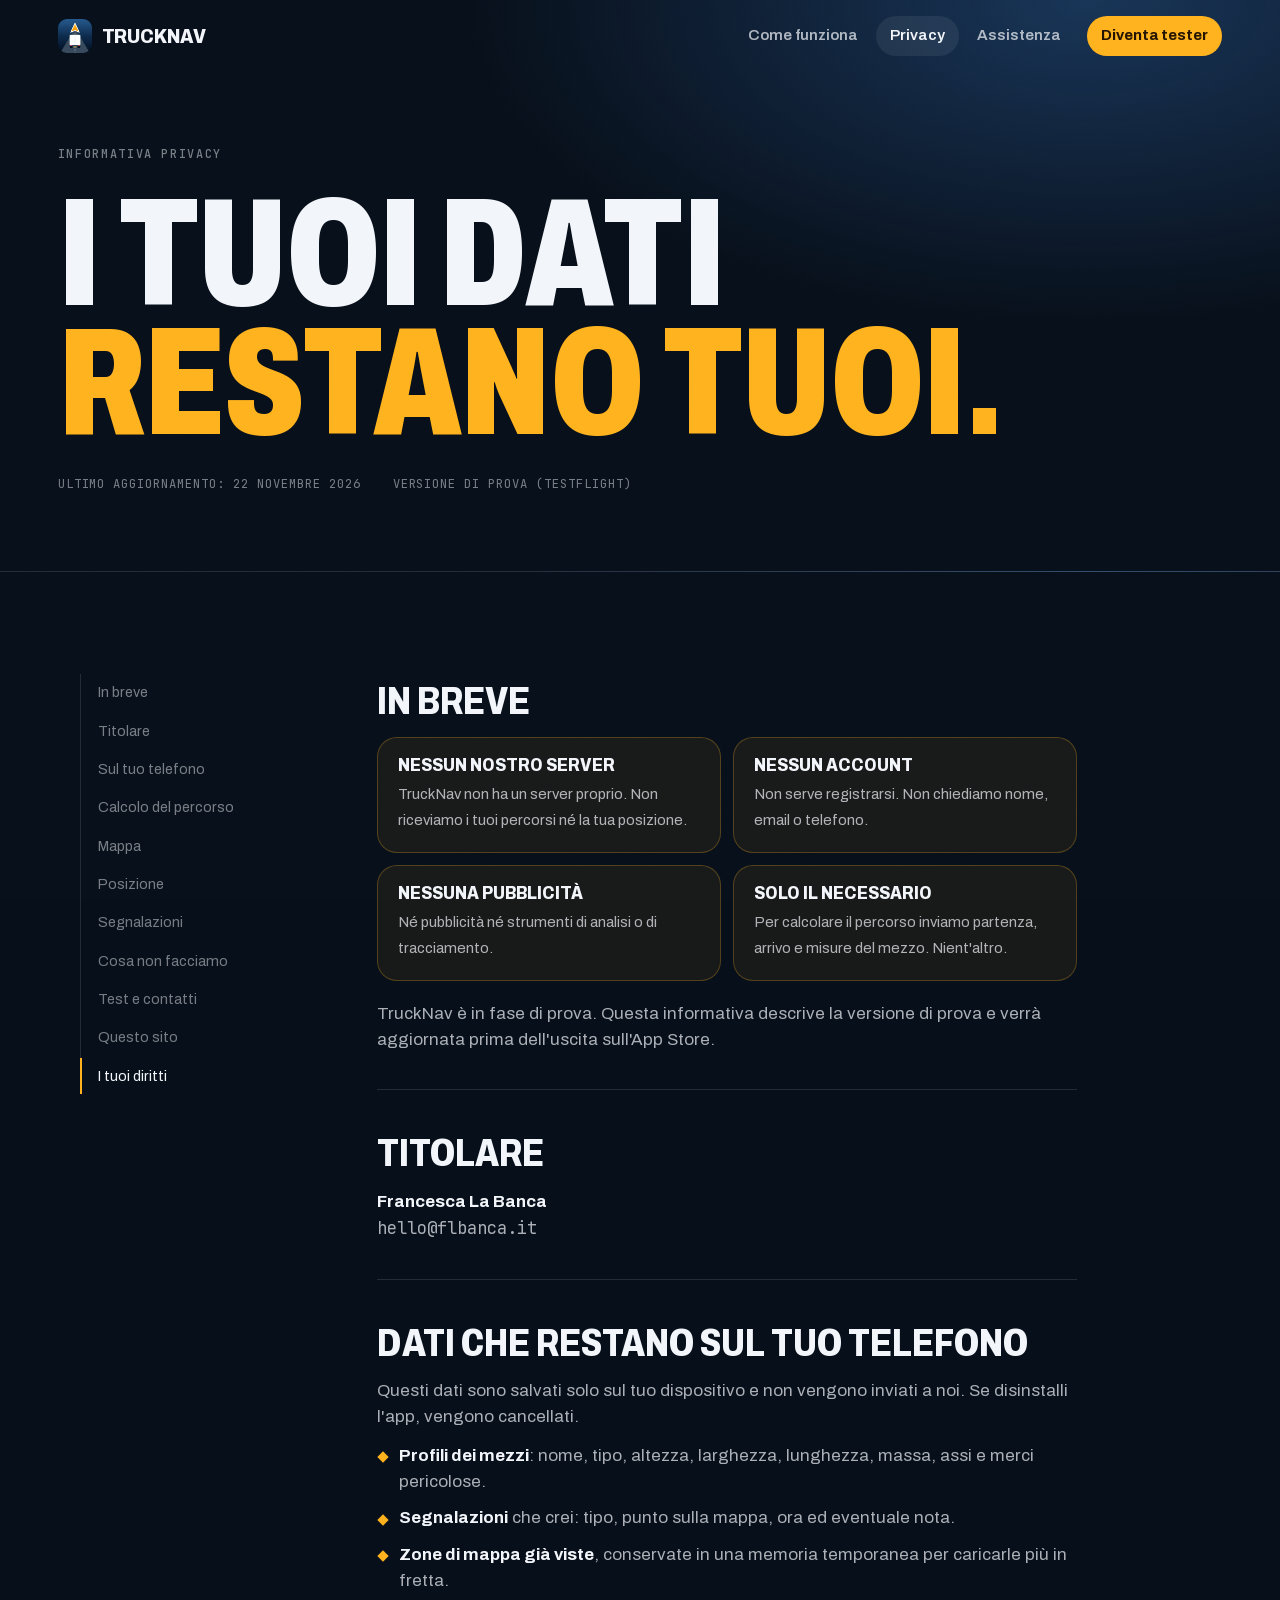
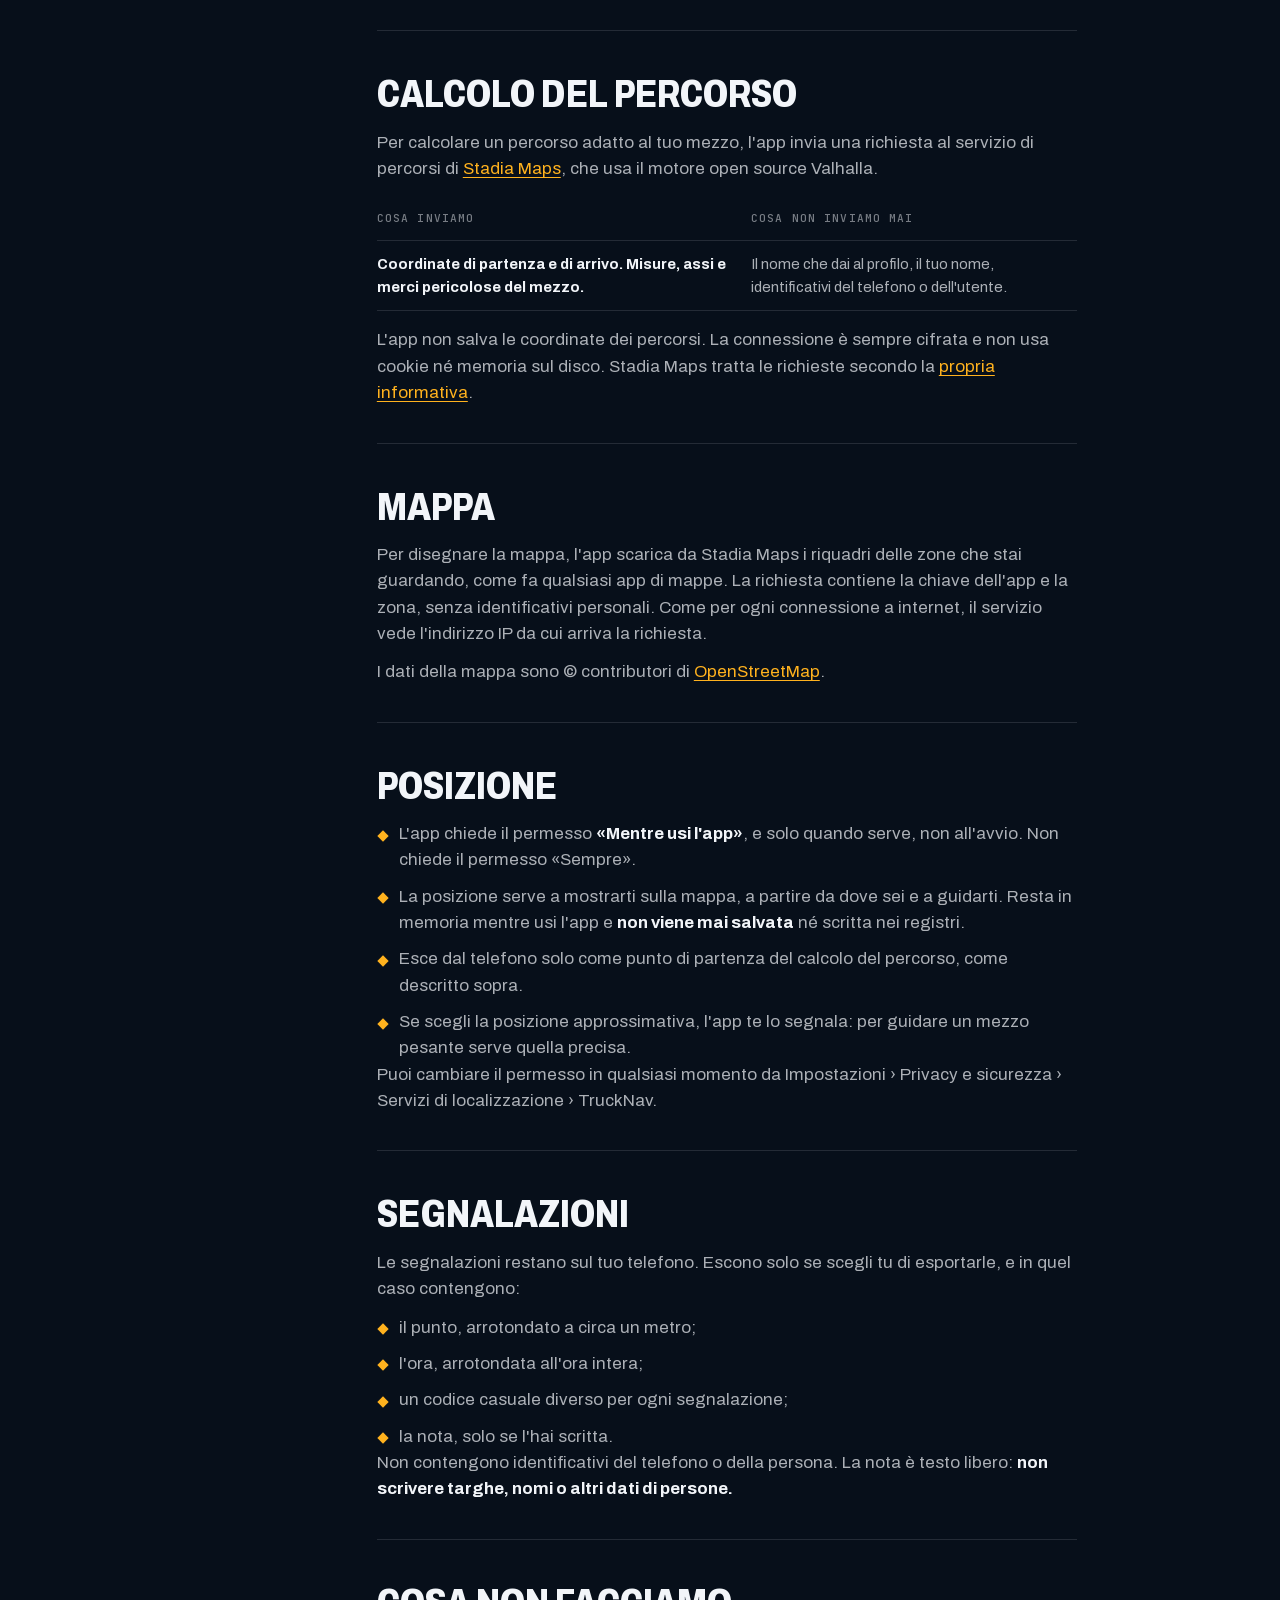
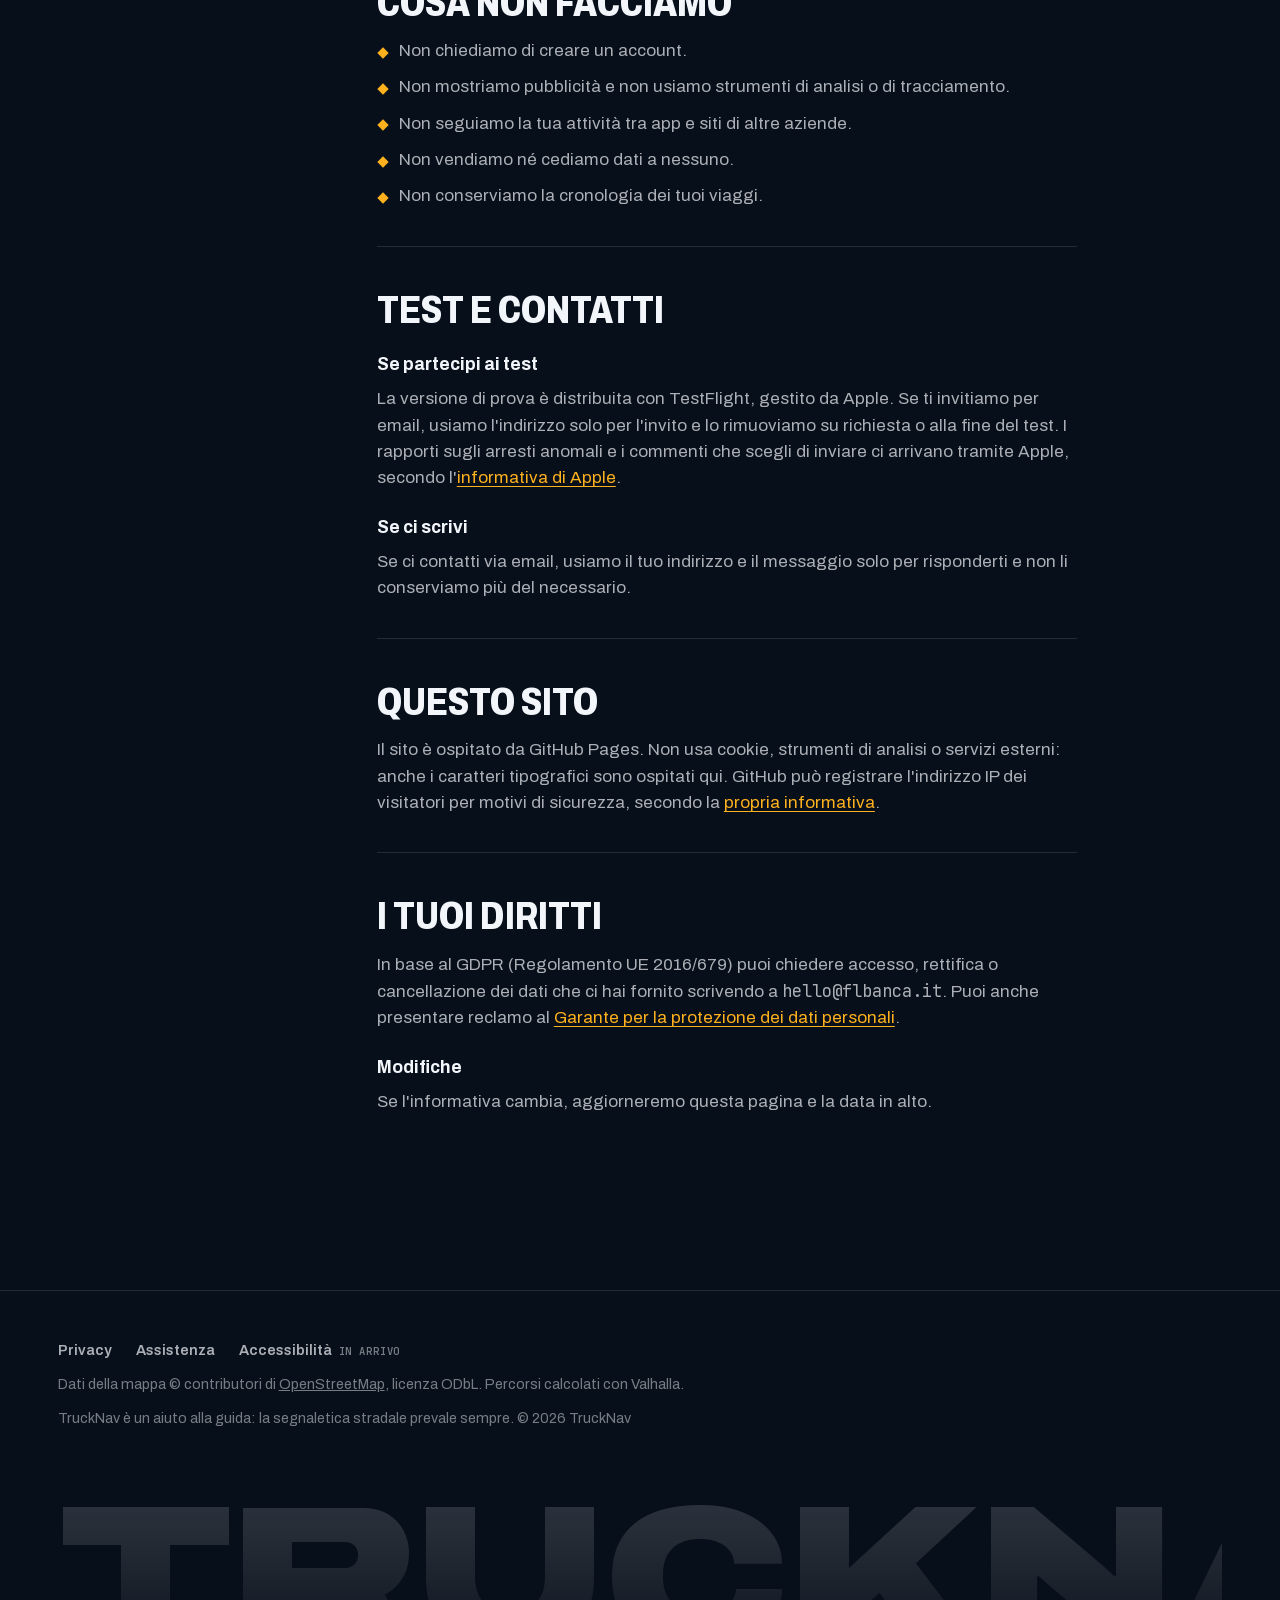
<file: privacy.html>
<!doctype html>
<html lang="it">
<head>
<title>Privacy · TruckNav</title>
<meta charset="utf-8">
<meta name="viewport" content="width=device-width, initial-scale=1, viewport-fit=cover">
<meta name="claude:viewport-fit-sides" content="cover">
<meta name="description" content="Informativa privacy di TruckNav: quali dati usa l'app, dove restano e a chi vengono inviati.">
<meta name="robots" content="noindex">
<meta name="theme-color" content="#070f1a">
<link rel="icon" type="image/png" href="favicon.png">
<link rel="apple-touch-icon" href="apple-touch-icon.png">
<link rel="preload" href="fonts/archivo-latin.woff2" as="font" type="font/woff2" crossorigin>
<link rel="stylesheet" href="style.css">
</head>
<body>

<header class="nav" id="nav">
  <div class="nav-in">
    <a class="logo" href="index.html" aria-label="TruckNav, pagina principale">
      <img src="icon.png" alt="" width="34" height="34">
      <span>TruckNav</span>
    </a>
    <nav aria-label="Sito">
      <a href="index.html#sottopasso">Come funziona</a>
      <a href="privacy.html" aria-current="page">Privacy</a>
      <a href="supporto.html">Assistenza</a>
      <a class="nav-cta" href="index.html#tester">Diventa tester</a>
    </nav>
  </div>
</header>

<main>
  <section class="doc-hero full">
    <span class="kick mono">Informativa privacy</span>
    <h1 class="doc-title" aria-label="I tuoi dati restano tuoi.">
      <span class="line"><span class="line-in">I tuoi dati</span></span>
      <span class="line"><span class="line-in amber">restano tuoi.</span></span>
    </h1>
    <div class="doc-meta mono">
      <span>Ultimo aggiornamento: 22 novembre 2026</span>
      <span>Versione di prova (TestFlight)</span>
    </div>
  </section>

  <div class="boxed doc">
    <aside class="toc" aria-label="Indice">
      <ol>
        <li><a href="#breve">In breve</a></li>
        <li><a href="#titolare">Titolare</a></li>
        <li><a href="#telefono">Sul tuo telefono</a></li>
        <li><a href="#percorso">Calcolo del percorso</a></li>
        <li><a href="#mappa">Mappa</a></li>
        <li><a href="#posizione">Posizione</a></li>
        <li><a href="#segnalazioni">Segnalazioni</a></li>
        <li><a href="#non">Cosa non facciamo</a></li>
        <li><a href="#test">Test e contatti</a></li>
        <li><a href="#sito">Questo sito</a></li>
        <li><a href="#diritti">I tuoi diritti</a></li>
      </ol>
    </aside>

    <article class="prose">
      <section id="breve">
        <h2>In breve</h2>
        <div class="brief">
          <div><b>Nessun nostro server</b><span>TruckNav non ha un server proprio. Non riceviamo i tuoi percorsi né la tua posizione.</span></div>
          <div><b>Nessun account</b><span>Non serve registrarsi. Non chiediamo nome, email o telefono.</span></div>
          <div><b>Nessuna pubblicità</b><span>Né pubblicità né strumenti di analisi o di tracciamento.</span></div>
          <div><b>Solo il necessario</b><span>Per calcolare il percorso inviamo partenza, arrivo e misure del mezzo. Nient'altro.</span></div>
        </div>
        <p style="margin-top:20px">TruckNav è in fase di prova. Questa informativa descrive la versione di prova e verrà aggiornata prima dell'uscita sull'App Store.</p>
      </section>

      <section id="titolare">
        <h2>Titolare</h2>
        <p><strong>Francesca La Banca</strong><br><span class="mono">hello@flbanca.it</span></p>
      </section>

      <section id="telefono">
        <h2>Dati che restano sul tuo telefono</h2>
        <p>Questi dati sono salvati solo sul tuo dispositivo e non vengono inviati a noi. Se disinstalli l'app, vengono cancellati.</p>
        <ul>
          <li><strong>Profili dei mezzi</strong>: nome, tipo, altezza, larghezza, lunghezza, massa, assi e merci pericolose.</li>
          <li><strong>Segnalazioni</strong> che crei: tipo, punto sulla mappa, ora ed eventuale nota.</li>
          <li><strong>Zone di mappa già viste</strong>, conservate in una memoria temporanea per caricarle più in fretta.</li>
        </ul>
      </section>

      <section id="percorso">
        <h2>Calcolo del percorso</h2>
        <p>Per calcolare un percorso adatto al tuo mezzo, l'app invia una richiesta al servizio di percorsi di <a href="https://stadiamaps.com/">Stadia Maps</a>, che usa il motore open source Valhalla.</p>
        <div class="table-wrap">
          <table class="data-table">
            <thead><tr><th>Cosa inviamo</th><th>Cosa non inviamo mai</th></tr></thead>
            <tbody><tr>
              <td>Coordinate di partenza e di arrivo. Misure, assi e merci pericolose del mezzo.</td>
              <td>Il nome che dai al profilo, il tuo nome, identificativi del telefono o dell'utente.</td>
            </tr></tbody>
          </table>
        </div>
        <p style="margin-top:16px">L'app non salva le coordinate dei percorsi. La connessione è sempre cifrata e non usa cookie né memoria sul disco. Stadia Maps tratta le richieste secondo la <a href="https://stadiamaps.com/privacy-policy/">propria informativa</a>.</p>
      </section>

      <section id="mappa">
        <h2>Mappa</h2>
        <p>Per disegnare la mappa, l'app scarica da Stadia Maps i riquadri delle zone che stai guardando, come fa qualsiasi app di mappe. La richiesta contiene la chiave dell'app e la zona, senza identificativi personali. Come per ogni connessione a internet, il servizio vede l'indirizzo IP da cui arriva la richiesta.</p>
        <p>I dati della mappa sono © contributori di <a href="https://www.openstreetmap.org/copyright">OpenStreetMap</a>.</p>
      </section>

      <section id="posizione">
        <h2>Posizione</h2>
        <ul>
          <li>L'app chiede il permesso <strong>«Mentre usi l'app»</strong>, e solo quando serve, non all'avvio. Non chiede il permesso «Sempre».</li>
          <li>La posizione serve a mostrarti sulla mappa, a partire da dove sei e a guidarti. Resta in memoria mentre usi l'app e <strong>non viene mai salvata</strong> né scritta nei registri.</li>
          <li>Esce dal telefono solo come punto di partenza del calcolo del percorso, come descritto sopra.</li>
          <li>Se scegli la posizione approssimativa, l'app te lo segnala: per guidare un mezzo pesante serve quella precisa.</li>
        </ul>
        <p>Puoi cambiare il permesso in qualsiasi momento da Impostazioni › Privacy e sicurezza › Servizi di localizzazione › TruckNav.</p>
      </section>

      <section id="segnalazioni">
        <h2>Segnalazioni</h2>
        <p>Le segnalazioni restano sul tuo telefono. Escono solo se scegli tu di esportarle, e in quel caso contengono:</p>
        <ul>
          <li>il punto, arrotondato a circa un metro;</li>
          <li>l'ora, arrotondata all'ora intera;</li>
          <li>un codice casuale diverso per ogni segnalazione;</li>
          <li>la nota, solo se l'hai scritta.</li>
        </ul>
        <p>Non contengono identificativi del telefono o della persona. La nota è testo libero: <strong>non scrivere targhe, nomi o altri dati di persone.</strong></p>
      </section>

      <section id="non">
        <h2>Cosa non facciamo</h2>
        <ul>
          <li>Non chiediamo di creare un account.</li>
          <li>Non mostriamo pubblicità e non usiamo strumenti di analisi o di tracciamento.</li>
          <li>Non seguiamo la tua attività tra app e siti di altre aziende.</li>
          <li>Non vendiamo né cediamo dati a nessuno.</li>
          <li>Non conserviamo la cronologia dei tuoi viaggi.</li>
        </ul>
      </section>

      <section id="test">
        <h2>Test e contatti</h2>
        <h3>Se partecipi ai test</h3>
        <p>La versione di prova è distribuita con TestFlight, gestito da Apple. Se ti invitiamo per email, usiamo l'indirizzo solo per l'invito e lo rimuoviamo su richiesta o alla fine del test. I rapporti sugli arresti anomali e i commenti che scegli di inviare ci arrivano tramite Apple, secondo l'<a href="https://www.apple.com/legal/privacy/">informativa di Apple</a>.</p>
        <h3>Se ci scrivi</h3>
        <p>Se ci contatti via email, usiamo il tuo indirizzo e il messaggio solo per risponderti e non li conserviamo più del necessario.</p>
      </section>

      <section id="sito">
        <h2>Questo sito</h2>
        <p>Il sito è ospitato da GitHub Pages. Non usa cookie, strumenti di analisi o servizi esterni: anche i caratteri tipografici sono ospitati qui. GitHub può registrare l'indirizzo IP dei visitatori per motivi di sicurezza, secondo la <a href="https://docs.github.com/site-policy/privacy-policies/github-general-privacy-statement">propria informativa</a>.</p>
      </section>

      <section id="diritti">
        <h2>I tuoi diritti</h2>
        <p>In base al GDPR (Regolamento UE 2016/679) puoi chiedere accesso, rettifica o cancellazione dei dati che ci hai fornito scrivendo a <span class="mono">hello@flbanca.it</span>. Puoi anche presentare reclamo al <a href="https://www.garanteprivacy.it/">Garante per la protezione dei dati personali</a>.</p>
        <h3>Modifiche</h3>
        <p>Se l'informativa cambia, aggiorneremo questa pagina e la data in alto.</p>
      </section>
    </article>
  </div>
</main>

<footer class="footer full">
  <div class="foot-grid">
    <div class="foot-links">
      <a href="privacy.html">Privacy</a>
      <a href="supporto.html">Assistenza</a>
      <span>Accessibilità <small>in arrivo</small></span>
    </div>
    <p>Dati della mappa © contributori di <a href="https://www.openstreetmap.org/copyright">OpenStreetMap</a>, licenza ODbL. Percorsi calcolati con Valhalla.</p>
    <p>TruckNav è un aiuto alla guida: la segnaletica stradale prevale sempre. © 2026 TruckNav</p>
  </div>
  <div class="wordmark" aria-hidden="true">TruckNav</div>
</footer>

<script src="main.js"></script>
</body>
</html>
</file>
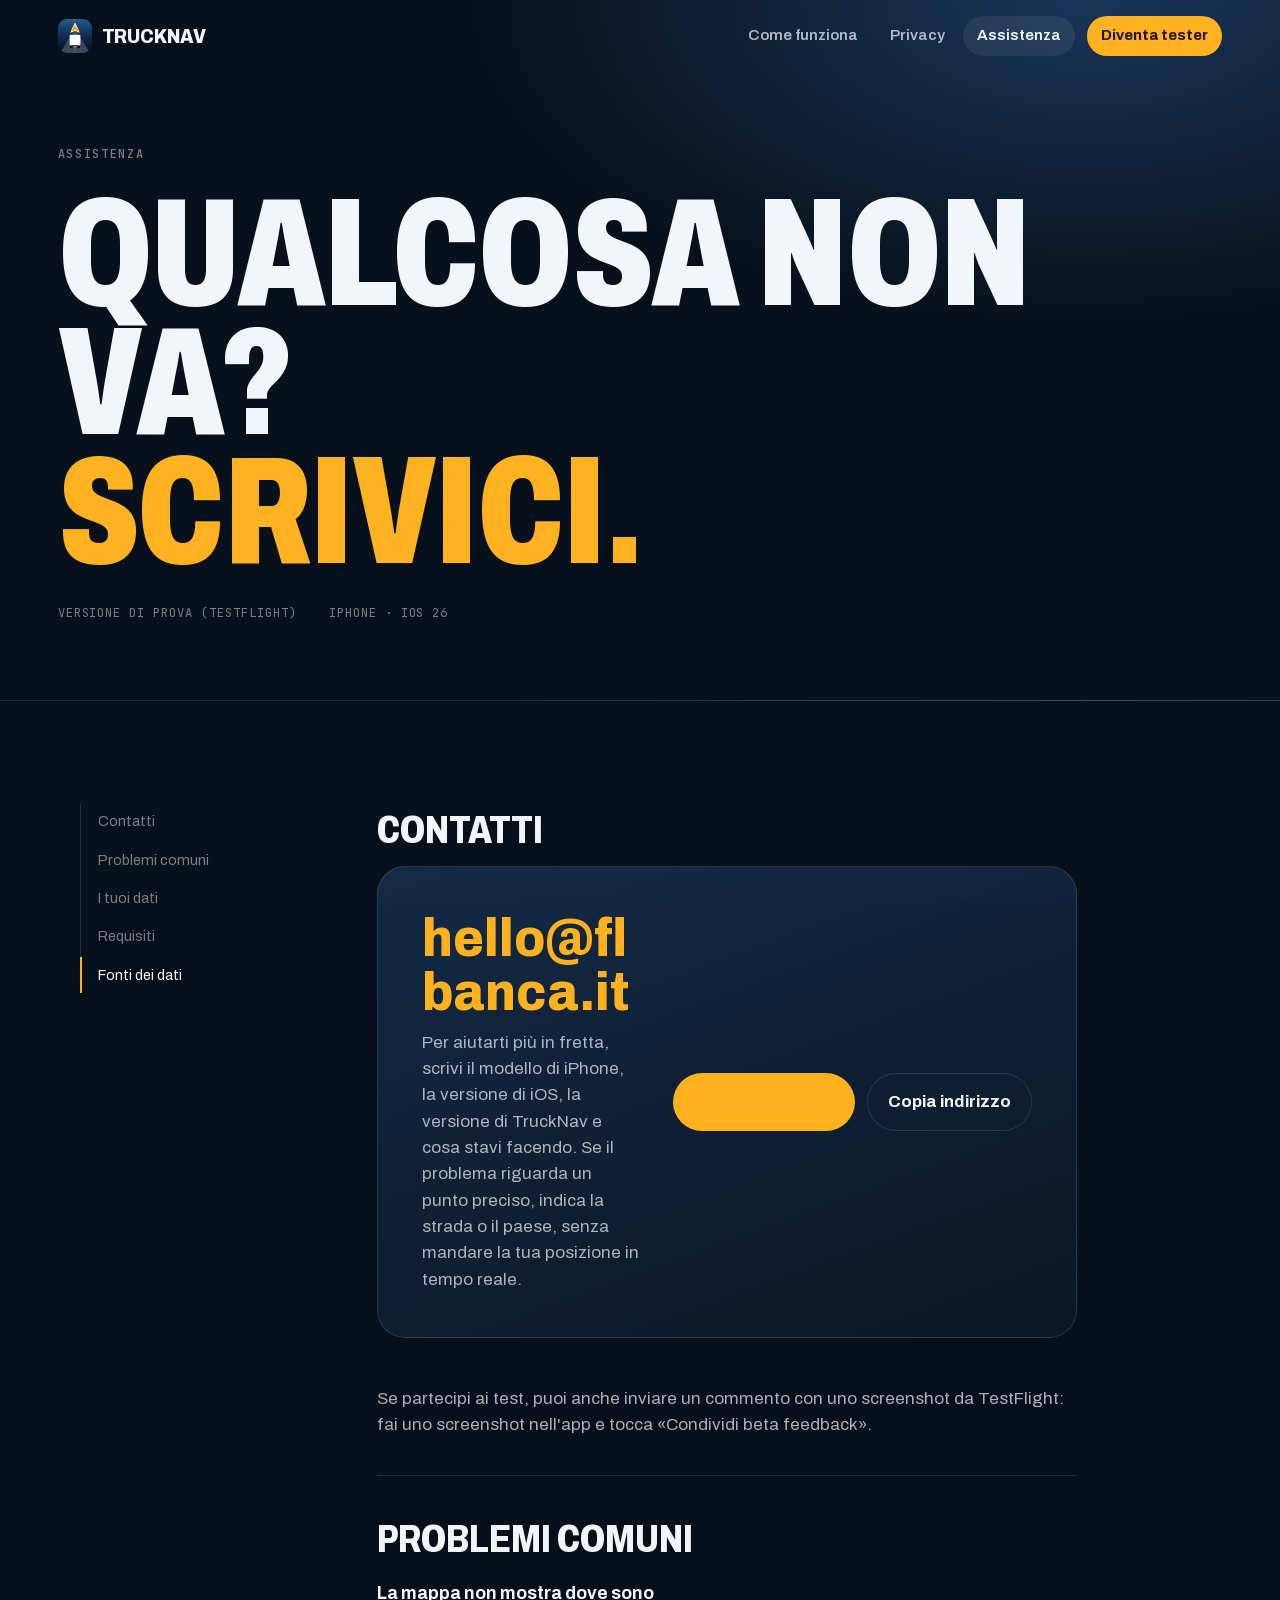
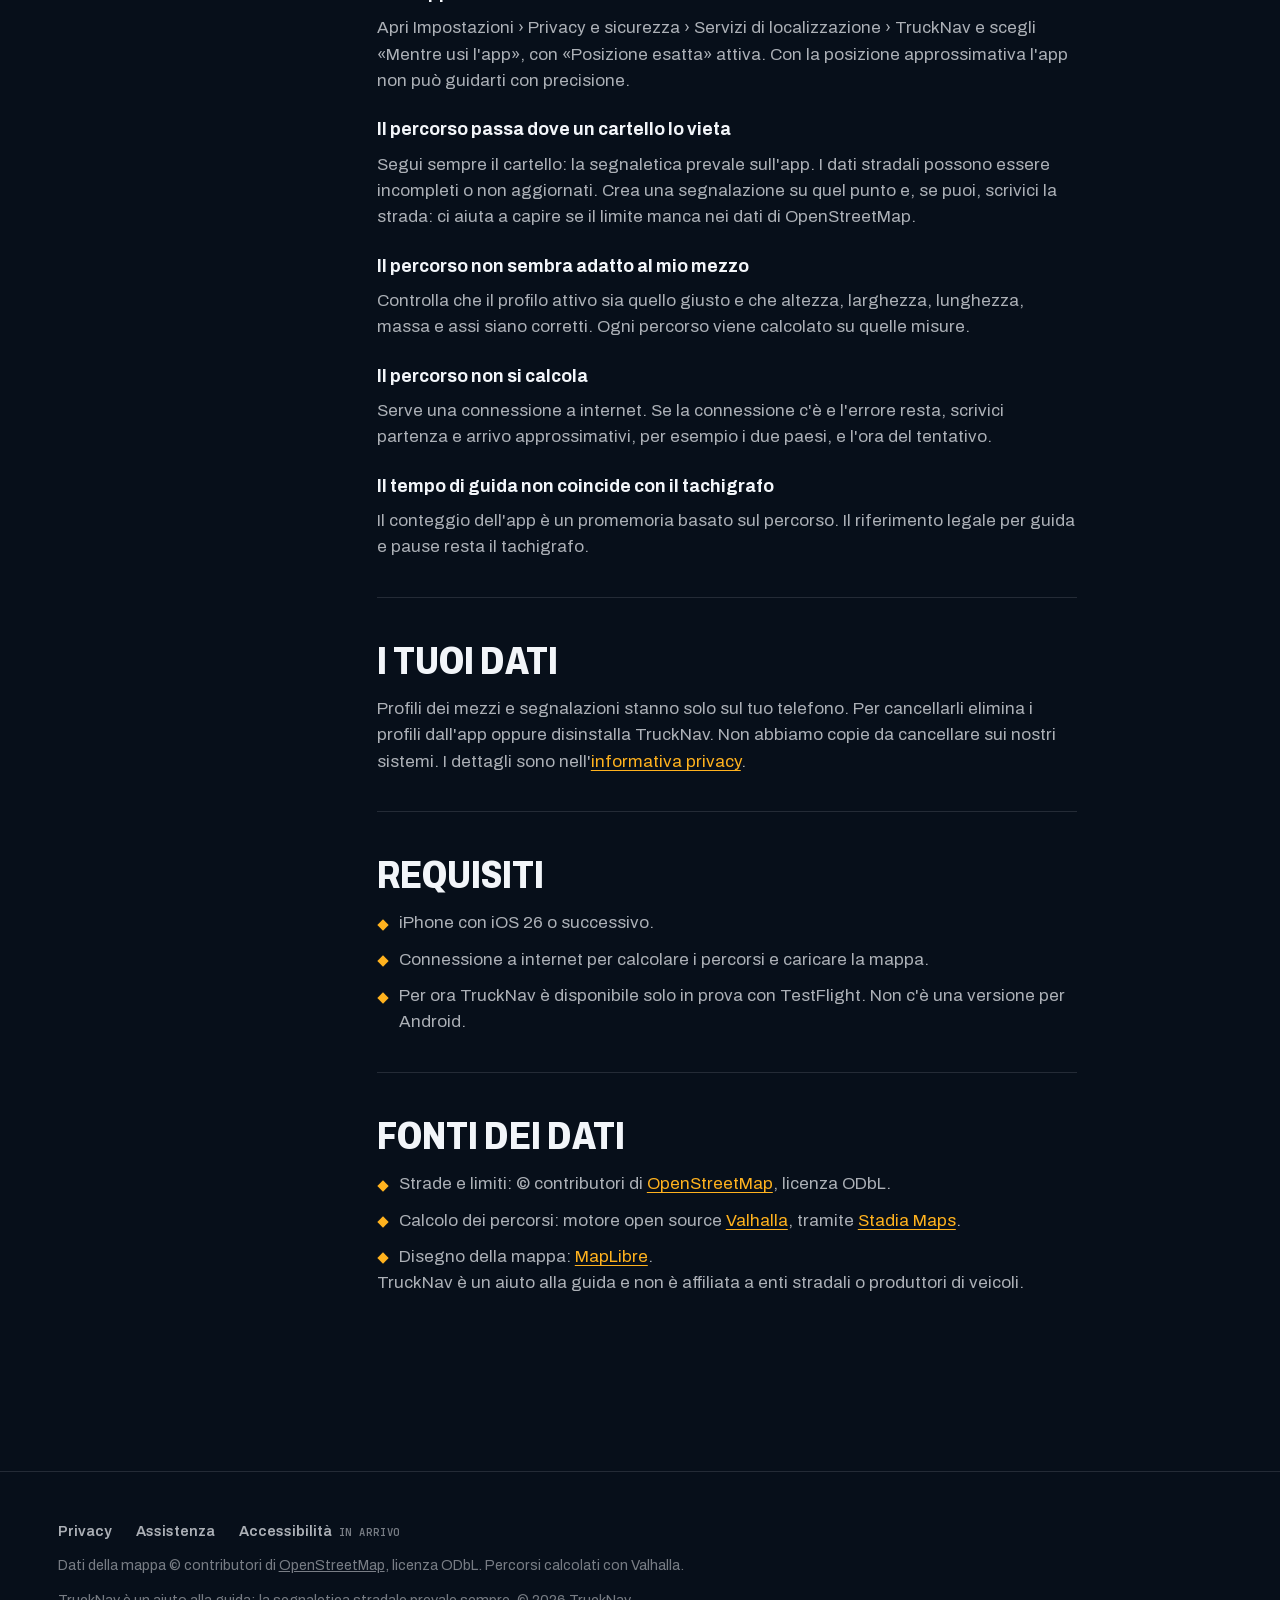
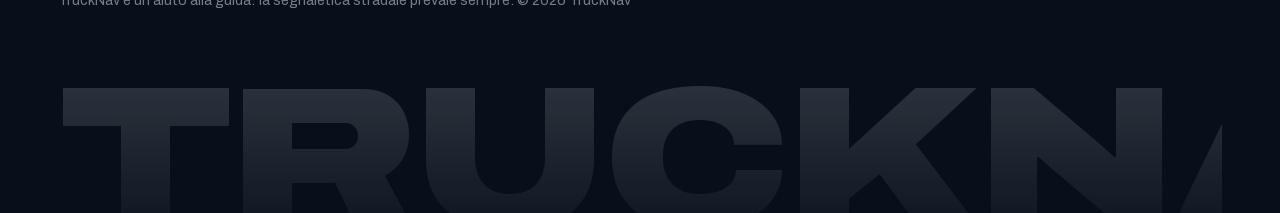
<file: supporto.html>
<!doctype html>
<html lang="it">
<head>
<title>Assistenza · TruckNav</title>
<meta charset="utf-8">
<meta name="viewport" content="width=device-width, initial-scale=1, viewport-fit=cover">
<meta name="claude:viewport-fit-sides" content="cover">
<meta name="description" content="Assistenza per TruckNav: come contattarci, problemi comuni e fonti dei dati.">
<meta name="robots" content="noindex">
<meta name="theme-color" content="#070f1a">
<link rel="icon" type="image/png" href="favicon.png">
<link rel="apple-touch-icon" href="apple-touch-icon.png">
<link rel="preload" href="fonts/archivo-latin.woff2" as="font" type="font/woff2" crossorigin>
<link rel="stylesheet" href="style.css">
</head>
<body>

<header class="nav" id="nav">
  <div class="nav-in">
    <a class="logo" href="index.html" aria-label="TruckNav, pagina principale">
      <img src="icon.png" alt="" width="34" height="34">
      <span>TruckNav</span>
    </a>
    <nav aria-label="Sito">
      <a href="index.html#sottopasso">Come funziona</a>
      <a href="privacy.html">Privacy</a>
      <a href="supporto.html" aria-current="page">Assistenza</a>
      <a class="nav-cta" href="index.html#tester">Diventa tester</a>
    </nav>
  </div>
</header>

<main>
  <section class="doc-hero full">
    <span class="kick mono">Assistenza</span>
    <h1 class="doc-title" aria-label="Qualcosa non va? Scrivici.">
      <span class="line"><span class="line-in">Qualcosa non va?</span></span>
      <span class="line"><span class="line-in amber">Scrivici.</span></span>
    </h1>
    <div class="doc-meta mono">
      <span>Versione di prova (TestFlight)</span>
      <span>iPhone · iOS 26</span>
    </div>
  </section>

  <div class="boxed doc">
    <aside class="toc" aria-label="Indice">
      <ol>
        <li><a href="#contatti">Contatti</a></li>
        <li><a href="#problemi">Problemi comuni</a></li>
        <li><a href="#dati">I tuoi dati</a></li>
        <li><a href="#requisiti">Requisiti</a></li>
        <li><a href="#fonti">Fonti dei dati</a></li>
      </ol>
    </aside>

    <article class="prose">
      <section id="contatti">
        <h2>Contatti</h2>
        <div class="contact">
          <div>
            <div class="addr" id="addr">hello@flbanca.it</div>
            <p>Per aiutarti più in fretta, scrivi il modello di iPhone, la versione di iOS, la versione di TruckNav e cosa stavi facendo. Se il problema riguarda un punto preciso, indica la strada o il paese, senza mandare la tua posizione in tempo reale.</p>
          </div>
          <div class="cta-row">
            <a class="cta" href="mailto:hello@flbanca.it?subject=TruckNav%20%C2%B7%20assistenza"><span>Scrivi una email</span></a>
            <button class="copy-btn" type="button" id="copy">Copia indirizzo</button>
          </div>
        </div>
        <p>Se partecipi ai test, puoi anche inviare un commento con uno screenshot da TestFlight: fai uno screenshot nell'app e tocca «Condividi beta feedback».</p>
      </section>

      <section id="problemi">
        <h2>Problemi comuni</h2>

        <h3>La mappa non mostra dove sono</h3>
        <p>Apri Impostazioni › Privacy e sicurezza › Servizi di localizzazione › TruckNav e scegli «Mentre usi l'app», con «Posizione esatta» attiva. Con la posizione approssimativa l'app non può guidarti con precisione.</p>

        <h3>Il percorso passa dove un cartello lo vieta</h3>
        <p>Segui sempre il cartello: la segnaletica prevale sull'app. I dati stradali possono essere incompleti o non aggiornati. Crea una segnalazione su quel punto e, se puoi, scrivici la strada: ci aiuta a capire se il limite manca nei dati di OpenStreetMap.</p>

        <h3>Il percorso non sembra adatto al mio mezzo</h3>
        <p>Controlla che il profilo attivo sia quello giusto e che altezza, larghezza, lunghezza, massa e assi siano corretti. Ogni percorso viene calcolato su quelle misure.</p>

        <h3>Il percorso non si calcola</h3>
        <p>Serve una connessione a internet. Se la connessione c'è e l'errore resta, scrivici partenza e arrivo approssimativi, per esempio i due paesi, e l'ora del tentativo.</p>

        <h3>Il tempo di guida non coincide con il tachigrafo</h3>
        <p>Il conteggio dell'app è un promemoria basato sul percorso. Il riferimento legale per guida e pause resta il tachigrafo.</p>
      </section>

      <section id="dati">
        <h2>I tuoi dati</h2>
        <p>Profili dei mezzi e segnalazioni stanno solo sul tuo telefono. Per cancellarli elimina i profili dall'app oppure disinstalla TruckNav. Non abbiamo copie da cancellare sui nostri sistemi. I dettagli sono nell'<a href="privacy.html">informativa privacy</a>.</p>
      </section>

      <section id="requisiti">
        <h2>Requisiti</h2>
        <ul>
          <li>iPhone con iOS 26 o successivo.</li>
          <li>Connessione a internet per calcolare i percorsi e caricare la mappa.</li>
          <li>Per ora TruckNav è disponibile solo in prova con TestFlight. Non c'è una versione per Android.</li>
        </ul>
      </section>

      <section id="fonti">
        <h2>Fonti dei dati</h2>
        <ul>
          <li>Strade e limiti: © contributori di <a href="https://www.openstreetmap.org/copyright">OpenStreetMap</a>, licenza ODbL.</li>
          <li>Calcolo dei percorsi: motore open source <a href="https://github.com/valhalla/valhalla">Valhalla</a>, tramite <a href="https://stadiamaps.com/">Stadia Maps</a>.</li>
          <li>Disegno della mappa: <a href="https://maplibre.org/">MapLibre</a>.</li>
        </ul>
        <p>TruckNav è un aiuto alla guida e non è affiliata a enti stradali o produttori di veicoli.</p>
      </section>
    </article>
  </div>
</main>

<footer class="footer full">
  <div class="foot-grid">
    <div class="foot-links">
      <a href="privacy.html">Privacy</a>
      <a href="supporto.html">Assistenza</a>
      <span>Accessibilità <small>in arrivo</small></span>
    </div>
    <p>Dati della mappa © contributori di <a href="https://www.openstreetmap.org/copyright">OpenStreetMap</a>, licenza ODbL. Percorsi calcolati con Valhalla.</p>
    <p>TruckNav è un aiuto alla guida: la segnaletica stradale prevale sempre. © 2026 TruckNav</p>
  </div>
  <div class="wordmark" aria-hidden="true">TruckNav</div>
</footer>

<script src="main.js"></script>
</body>
</html>
</file>
<file: style.css>
/* TruckNav — sito
   Direzione: la strada di notte. Asfalto blu, segnaletica ambra, lettering da cartello stradale
   (Archivo, larghezza variabile 62–125) e misure in monospazio.
   Impaginazione: alternanza di fasce a tutta larghezza (hero, storia, misure, promesse, chiusura)
   e colonne centrate per le parti da leggere (pause, segnalazioni, bento, avvertenza, domande). */

@font-face { font-family: "Archivo"; src: url("fonts/archivo-latin.woff2") format("woff2"); font-weight: 100 900; font-stretch: 62% 125%; font-display: swap;
  unicode-range: U+0000-00FF, U+0131, U+0152-0153, U+02BB-02BC, U+02C6, U+02DA, U+02DC, U+0304, U+0308, U+0329, U+2000-206F, U+20AC, U+2122, U+2191, U+2193, U+2212, U+2215, U+FEFF, U+FFFD; }
@font-face { font-family: "Archivo"; src: url("fonts/archivo-latin-ext.woff2") format("woff2"); font-weight: 100 900; font-stretch: 62% 125%; font-display: swap;
  unicode-range: U+0100-02BA, U+02BD-02C5, U+02C7-02CC, U+02CE-02D7, U+02DD-02FF, U+1E00-1E9F, U+1EF2-1EFF, U+2020, U+20A0-20AB, U+20AD-20C4, U+2113, U+2C60-2C7F, U+A720-A7FF; }
@font-face { font-family: "JetBrains Mono"; src: url("fonts/jbmono-latin.woff2") format("woff2"); font-weight: 400 700; font-display: swap;
  unicode-range: U+0000-00FF, U+0131, U+0152-0153, U+02BB-02BC, U+02C6, U+02DA, U+02DC, U+0304, U+0308, U+0329, U+2000-206F, U+20AC, U+2122, U+2191, U+2193, U+2212, U+2215, U+FEFF, U+FFFD; }
@font-face { font-family: "JetBrains Mono"; src: url("fonts/jbmono-latin-ext.woff2") format("woff2"); font-weight: 400 700; font-display: swap;
  unicode-range: U+0100-02BA, U+02BD-02C5, U+02C7-02CC, U+02CE-02D7, U+02DD-02FF, U+1E00-1E9F, U+1EF2-1EFF, U+2020, U+20A0-20AB, U+20AD-20C4, U+2113, U+2C60-2C7F, U+A720-A7FF; }

:root {
  --night: #070f1a;
  --asphalt: #0e1b2b;
  --lane: #14263d;
  --steel: #1f4470;
  --ink: #f2f5f9;
  --muted: rgba(242, 245, 249, 0.7);
  --faint: rgba(242, 245, 249, 0.48);
  --hair: rgba(242, 245, 249, 0.12);
  --amber: #ffb21e;
  --amber-deep: #ff8a00;
  --amber-ink: #241400;
  --stop: #ff4d3d;
  --ok: #3ddc84;

  --display: "Archivo", "Arial Narrow", "Helvetica Neue", Arial, sans-serif;
  --body: "Archivo", "Helvetica Neue", Arial, sans-serif;
  --mono: "JetBrains Mono", ui-monospace, "SF Mono", Menlo, monospace;

  --gut-full: clamp(16px, 4.5vw, 88px);
  --col: 1120px;
  --ease: cubic-bezier(0.22, 1, 0.36, 1);
  --ease-in-out: cubic-bezier(0.65, 0, 0.35, 1);
  color-scheme: dark;
}

* { box-sizing: border-box; margin: 0; padding: 0; }
html { scroll-behavior: smooth; -webkit-text-size-adjust: 100%; }
[id] { scroll-margin-top: 80px; }
body {
  font-family: var(--body);
  font-stretch: 100%;
  font-size: 17px;
  line-height: 1.55;
  color: var(--ink);
  background: var(--night);
  -webkit-font-smoothing: antialiased;
  overflow-x: hidden;
}
/* grana leggera su tutta la pagina */
body::after {
  content: ""; position: fixed; inset: 0; z-index: 100; pointer-events: none; opacity: 0.07; mix-blend-mode: overlay;
  background-image: url("data:image/svg+xml,%3Csvg xmlns='http://www.w3.org/2000/svg' width='160' height='160'%3E%3Cfilter id='n'%3E%3CfeTurbulence type='fractalNoise' baseFrequency='0.9' numOctaves='2' stitchTiles='stitch'/%3E%3C/filter%3E%3Crect width='100%25' height='100%25' filter='url(%23n)'/%3E%3C/svg%3E");
}
img, svg { display: block; max-width: 100%; }
a { color: inherit; }
::selection { background: var(--amber); color: var(--amber-ink); }
a:focus-visible, button:focus-visible, input:focus-visible, summary:focus-visible { outline: 3px solid var(--amber); outline-offset: 3px; border-radius: 6px; }
.sr { position: absolute; width: 1px; height: 1px; overflow: hidden; clip: rect(0 0 0 0); white-space: nowrap; }
.mono { font-family: var(--mono); font-variant-numeric: tabular-nums; }
.svg-mono { font-family: var(--mono); }
.amber { color: var(--amber); }
.center { text-align: center; }

/* ---------- Contenitori: pieno e centrato ---------- */
.full {
  padding-left: max(var(--gut-full), env(safe-area-inset-left, 0px));
  padding-right: max(var(--gut-full), env(safe-area-inset-right, 0px));
}
.boxed {
  max-width: calc(var(--col) + 32px); margin-inline: auto;
  padding-left: max(16px, env(safe-area-inset-left, 0px));
  padding-right: max(16px, env(safe-area-inset-right, 0px));
  padding-block: clamp(80px, 12vw, 160px);
}
.boxed.tight { padding-block: 0 clamp(40px, 6vw, 80px); }

/* ---------- Tipografia ---------- */
.kick { display: inline-block; font-size: 0.74rem; font-weight: 500; letter-spacing: 0.14em; text-transform: uppercase; color: var(--faint); margin-bottom: 18px; }
.h2 {
  font-family: var(--display); font-weight: 800; font-stretch: 78%; text-transform: uppercase;
  font-size: clamp(2.6rem, 7.2vw, 6.6rem); line-height: 0.9; letter-spacing: -0.01em; text-wrap: balance;
  margin-bottom: 24px;
}
.lead { font-size: clamp(1.08rem, 1.45vw, 1.3rem); line-height: 1.5; color: var(--muted); max-width: 46ch; }
.note { margin-top: 22px; font-size: 0.88rem; color: var(--faint); }
.section-head { margin-bottom: clamp(36px, 5vw, 64px); }
.section-head.center .lead { margin-inline: auto; }

/* ---------- Nav in vetro ---------- */
.nav {
  position: fixed; inset: 0 0 auto; z-index: 50;
  padding-top: env(safe-area-inset-top, 0px);
  padding-left: max(var(--gut-full), env(safe-area-inset-left, 0px));
  padding-right: max(var(--gut-full), env(safe-area-inset-right, 0px));
  border-bottom: 1px solid transparent;
  transition: background 0.4s var(--ease), border-color 0.4s var(--ease), backdrop-filter 0.4s var(--ease);
}
.nav.glassy {
  background: linear-gradient(180deg, rgba(255, 255, 255, 0.09), rgba(255, 255, 255, 0.025));
  backdrop-filter: saturate(1.8) blur(22px); -webkit-backdrop-filter: saturate(1.8) blur(22px);
  border-bottom-color: rgba(255, 255, 255, 0.08);
  box-shadow: inset 0 1px 0 rgba(255, 255, 255, 0.1);
}
.nav-in { display: flex; align-items: center; gap: 14px; height: 72px; }
.logo { display: flex; align-items: center; gap: 10px; text-decoration: none; }
.logo img { width: 34px; height: 34px; border-radius: 9px; }
.logo span { font-family: var(--display); font-weight: 800; font-stretch: 85%; font-size: 1.3rem; letter-spacing: -0.01em; text-transform: uppercase; }
.pill-preview { font-family: var(--mono); font-size: 0.66rem; letter-spacing: 0.1em; text-transform: uppercase; color: var(--amber); padding: 3px 8px; border-radius: 999px; border: 1px solid rgba(255, 178, 30, 0.4); }
.nav nav { margin-left: auto; display: flex; align-items: center; gap: 4px; }
.nav nav a { text-decoration: none; font-weight: 600; font-size: 0.94rem; color: var(--muted); padding: 8px 14px; border-radius: 999px; transition: background 0.2s, color 0.2s; }
.nav nav a:hover { color: var(--ink); background: rgba(255, 255, 255, 0.07); }
.nav nav a.nav-cta { margin-left: 8px; color: var(--amber-ink); background: var(--amber); font-weight: 700; }
.nav nav a.nav-cta:hover { background: #ffc24a; color: var(--amber-ink); }
@media (max-width: 820px) { .nav nav a:not(.nav-cta) { display: none; } }
@media (max-width: 420px) { .pill-preview { display: none; } }

/* ---------- Bottoni ---------- */
.cta-row { display: flex; flex-wrap: wrap; gap: 12px; }
.cta {
  display: inline-flex; align-items: center; gap: 12px; min-height: 58px; padding: 0 28px; border-radius: 999px;
  background: var(--amber); color: var(--amber-ink); text-decoration: none; font-weight: 700; font-size: 1.05rem;
  transition: background 0.25s, transform 0.4s var(--ease);
  will-change: transform;
}
.cta svg { width: 20px; height: 20px; fill: none; stroke: currentColor; stroke-width: 2.4; stroke-linecap: round; stroke-linejoin: round; transition: transform 0.35s var(--ease); }
.cta:hover { background: #ffc24a; }
.cta:hover svg { transform: translateX(4px); }
.cta.ghost { background: transparent; color: var(--ink); border: 1px solid var(--hair); }
.cta.ghost:hover { background: rgba(255, 255, 255, 0.06); }

/* ---------- HERO ---------- */
.hero {
  position: relative; display: grid; grid-template-columns: minmax(0, 1fr);
  padding-top: calc(env(safe-area-inset-top, 0px) + 110px); padding-bottom: clamp(48px, 6vw, 80px);
  background:
    radial-gradient(1100px 600px at 82% 10%, rgba(31, 68, 112, 0.75), transparent 62%),
    radial-gradient(700px 500px at 0% 90%, rgba(255, 138, 0, 0.08), transparent 60%);
  margin-top: calc(-1 * env(safe-area-inset-top, 0px));
  overflow: hidden;
}
.hero-meta { display: flex; flex-wrap: wrap; gap: 10px 32px; font-size: 0.74rem; letter-spacing: 0.1em; text-transform: uppercase; color: var(--faint); margin-bottom: clamp(20px, 3vw, 40px); }
.hero-meta span { display: inline-flex; align-items: center; gap: 8px; }
.dot { width: 8px; height: 8px; border-radius: 50%; background: var(--ok); box-shadow: 0 0 0 0 rgba(61, 220, 132, 0.6); animation: ping 2.2s infinite; display: inline-block; }
@keyframes ping { 0% { box-shadow: 0 0 0 0 rgba(61, 220, 132, 0.55); } 70%, 100% { box-shadow: 0 0 0 10px rgba(61, 220, 132, 0); } }

.mega {
  position: relative; z-index: 2;
  font-family: var(--display); font-weight: 850; font-stretch: 72%; text-transform: uppercase;
  font-size: clamp(3.6rem, 13.6vw, 15.5rem); line-height: 0.84; letter-spacing: -0.012em;
}
.mega .line { display: block; overflow: hidden; padding-bottom: 0.04em; margin-bottom: -0.04em; }
.mega .line-in { display: inline-block; animation: rise 1.15s var(--ease) both; }
.mega .line:nth-child(2) .line-in { animation-delay: 0.08s; }
.mega .line:nth-child(3) .line-in { animation-delay: 0.16s; }
.mega .line:nth-child(4) .line-in { animation-delay: 0.24s; }
@keyframes rise { from { transform: translateY(105%) rotate(2deg); } to { transform: translateY(0) rotate(0); } }
.mega .stretch { font-stretch: 72%; color: transparent; -webkit-text-stroke: 2px var(--ink); }
@supports not (-webkit-text-stroke: 2px white) { .mega .stretch { color: var(--ink); } }

.hero-foot { position: relative; z-index: 2; display: flex; flex-wrap: wrap; align-items: flex-end; justify-content: space-between; gap: 28px 48px; margin-top: clamp(28px, 4vw, 56px); max-width: 62%; }
.hero-foot .lead { animation: fade 1s var(--ease) 0.5s both; }
.hero-foot .cta-row { animation: fade 1s var(--ease) 0.65s both; }
@keyframes fade { from { opacity: 0; transform: translateY(16px); } to { opacity: 1; transform: none; } }

/* Composizione: il titolo occupa tutta la larghezza e passa sotto il telefono, che ha una colonna sua */
.hero { grid-template-columns: minmax(0, 1fr) auto; }
.hero-meta { grid-column: 1 / -1; }
.mega { grid-row: 2; grid-column: 1 / -1; }
.hero-foot { grid-row: 3; grid-column: 1; max-width: 46rem; }
.hero-phone {
  position: relative; z-index: 3; grid-row: 2 / 4; grid-column: 2; align-self: center;
  margin-left: clamp(24px, 3vw, 56px); margin-right: clamp(0px, 2vw, 40px);
  animation: phone-in 1.4s var(--ease) 0.3s both;
}
.hero-phone::before {
  content: ""; position: absolute; inset: -18% -30%; z-index: -1; border-radius: 50%;
  background: radial-gradient(closest-side, rgba(255, 178, 30, 0.28), rgba(255, 138, 0, 0.08) 55%, transparent 75%);
  filter: blur(10px);
}
.hero-phone .phone { width: clamp(300px, 26vw, 410px); animation: bob 8s ease-in-out 1.7s infinite; }
@keyframes phone-in { from { opacity: 0; transform: translateY(80px) rotate(8deg); } to { opacity: 1; transform: none; } }
@keyframes bob { 0%, 100% { transform: translateY(0) rotate(-4deg); } 50% { transform: translateY(16px) rotate(-3deg); } }

/* Etichette che fluttuano attorno al telefono */
.float {
  position: absolute; z-index: 4; display: flex; align-items: center; gap: 12px; padding: 12px 16px 12px 12px; border-radius: 20px;
  background: rgba(242, 245, 249, 0.96); color: #0a1220; box-shadow: 0 24px 50px rgba(0, 0, 0, 0.45);
  font-weight: 700; font-size: 0.92rem; line-height: 1.2; white-space: nowrap;
}
.float small { display: block; font-weight: 500; font-size: 0.76rem; color: #4a5568; }
.float .sign-sm { width: 40px; height: 40px; flex: none; border-radius: 50%; border: 5px solid var(--stop); display: grid; place-items: center; font-family: var(--mono); font-size: 0.6rem; font-weight: 700; }
.float-a { left: -38%; top: 30%; animation: float-in 1s var(--ease) 1.1s both, drift 7s ease-in-out 2.1s infinite; }
.float-b { right: -14%; bottom: 14%; background: var(--amber); color: var(--amber-ink); font-family: var(--mono); font-size: 0.86rem; padding: 12px 16px; animation: float-in 1s var(--ease) 1.3s both, drift 8s ease-in-out -2s infinite; }
@keyframes float-in { from { opacity: 0; transform: translateY(20px) scale(0.92); } to { opacity: 1; transform: none; } }
@keyframes drift { 0%, 100% { transform: translateY(0); } 50% { transform: translateY(-12px); } }

@media (max-width: 1000px) {
  .hero { grid-template-columns: minmax(0, 1fr); }
  .hero-foot { grid-column: 1; }
  .hero-phone { grid-row: 4; grid-column: 1; justify-self: center; margin: 64px 0 24px; }
  .hero-phone .phone { width: min(340px, 74vw); }
  .float-a { left: -18%; top: 22%; }
  .float-b { right: -10%; }
}
@media (max-width: 520px) {
  .float-a { left: -6%; top: 16%; font-size: 0.8rem; }
  .float-b { right: -4%; bottom: 8%; font-size: 0.76rem; }
}

/* Telefono disegnato */
.phone {
  width: 300px; max-width: 100%; padding: 10px; border-radius: 48px; background: #03070d;
  box-shadow: 0 50px 100px rgba(0, 0, 0, 0.6), 0 0 0 1px rgba(255, 255, 255, 0.1), inset 0 0 0 1px rgba(255, 255, 255, 0.08);
  transform: rotate(-4deg);
}
.screen { aspect-ratio: 9 / 19.5; border-radius: 40px; overflow: hidden; position: relative; background: #13233a; }
.screen .map { position: absolute; inset: 0; width: 100%; height: 100%; }
.route-live { stroke-dasharray: 14 10; animation: flow 1.2s linear infinite; }
@keyframes flow { to { stroke-dashoffset: -24; } }
.maneuver { position: absolute; left: 10px; right: 10px; top: 36px; padding: 12px; border-radius: 20px; background: rgba(7, 15, 26, 0.92); display: flex; gap: 12px; align-items: center; }
.maneuver .arrow { width: 42px; height: 42px; flex: none; border-radius: 12px; background: var(--amber); display: grid; place-items: center; }
.maneuver .arrow svg { width: 24px; height: 24px; fill: none; stroke: var(--amber-ink); stroke-width: 2.6; stroke-linecap: round; stroke-linejoin: round; }
.maneuver b { display: block; font-size: 1.3rem; line-height: 1; }
.maneuver span { display: block; font-size: 0.74rem; color: var(--muted); margin-top: 4px; }
.warn-chip { position: absolute; left: 10px; top: 116px; padding: 6px 10px 6px 6px; border-radius: 12px; background: #fff; color: #0a1220; font-size: 0.7rem; font-weight: 700; display: flex; gap: 6px; align-items: center; }
.warn-chip i { width: 24px; height: 24px; border-radius: 50%; border: 3px solid var(--stop); display: grid; place-items: center; font-style: normal; font-size: 0.5rem; }
.eta-bar { position: absolute; left: 10px; right: 10px; bottom: 14px; padding: 12px; border-radius: 20px; background: rgba(7, 15, 26, 0.92); display: grid; grid-template-columns: repeat(3, 1fr); text-align: center; }
.eta-bar b { display: block; font-size: 1rem; }
.eta-bar small { font-size: 0.62rem; color: var(--faint); text-transform: uppercase; letter-spacing: 0.06em; }

/* ---------- Strada animata ---------- */
.road { position: relative; height: clamp(64px, 7vw, 120px); overflow: hidden; }
.road > svg:first-child { width: 100%; height: 100%; }
.road .lane { animation: lane 0.9s linear infinite; }
@keyframes lane { to { stroke-dashoffset: -100; } }
.road-truck { position: absolute; bottom: 30%; left: 0; width: clamp(90px, 9vw, 160px); height: auto; animation: drive 16s linear infinite; }
@keyframes drive { from { transform: translateX(-200px); } to { transform: translateX(100vw); } }

/* ---------- Marquee ---------- */
.marquee { padding-block: clamp(48px, 7vw, 96px); overflow: hidden; }
.mq-row { overflow: hidden; transform: skewX(var(--skew, 0deg)); transition: transform 0.2s linear; }
.mq-track { display: flex; align-items: center; gap: 0.45em; width: max-content; animation: mq 36s linear infinite; }
.mq-row.reverse .mq-track { animation-direction: reverse; animation-duration: 44s; }
.mq-row span { font-family: var(--display); font-weight: 800; font-stretch: 100%; text-transform: uppercase; font-size: clamp(2.6rem, 8vw, 8rem); line-height: 1.05; white-space: nowrap; }
.mq-row.outline span { color: transparent; -webkit-text-stroke: 1.5px rgba(242, 245, 249, 0.55); }
.mq-row.solid span { color: var(--amber); font-stretch: 70%; }
.mq-row i { width: 0.32em; height: 0.32em; flex: none; background: var(--amber); transform: rotate(45deg); font-size: clamp(2.6rem, 8vw, 8rem); }
.mq-row.solid i { background: var(--ink); }
@keyframes mq { to { transform: translateX(-50%); } }

/* ---------- Storia a scorrimento ---------- */
.story-track { position: relative; height: 340vh; }
.story-sticky { position: sticky; top: 0; height: 100vh; height: 100svh; display: grid; grid-template-rows: auto minmax(0, 1fr); overflow: hidden; padding-top: 96px;
  background: radial-gradient(900px 500px at 70% 30%, rgba(31, 68, 112, 0.45), transparent 65%); }
.story-head { display: grid; grid-template-columns: auto minmax(0, 1fr); gap: clamp(20px, 4vw, 64px); align-items: start; }
.story-count { font-size: 0.85rem; color: var(--faint); padding-top: 10px; }
.story-count span { color: var(--amber); font-size: 1.6rem; }
.story-steps { position: relative; min-height: 2.1em; font-size: clamp(2rem, 5.2vw, 5rem); }
.story-step {
  position: absolute; inset: 0 auto auto 0; max-width: 18ch;
  font-family: var(--display); font-weight: 800; font-stretch: 80%; text-transform: uppercase; font-size: 1em; line-height: 0.95; text-wrap: balance;
  opacity: 0; transform: translateY(30px); transition: opacity 0.5s var(--ease), transform 0.7s var(--ease);
}
.story-step .kick { display: block; font-size: 0.74rem; margin-bottom: 14px; font-stretch: 100%; text-transform: uppercase; }
.story-step em { font-style: normal; color: var(--amber); }
.story-track[data-step="0"] .s0, .story-track[data-step="1"] .s1, .story-track[data-step="2"] .s2 { opacity: 1; transform: none; }
.story-track[data-step="1"] .s1 em { color: var(--stop); }
.scene { position: relative; min-height: 0; display: flex; align-items: flex-end; }
.scene > svg { width: 100%; height: 100%; max-height: 62vh; }
.clash, .gap-label, .dim-truck { opacity: 0; transition: opacity 0.4s; }
.story-track:not([data-step="0"]) .clash, .story-track:not([data-step="0"]) .gap-label, .story-track:not([data-step="0"]) .dim-truck { opacity: 1; }
.deck-edge { transition: stroke 0.4s; }
.story-track[data-step="1"] .deck-edge { stroke: var(--stop); }
.reroute {
  position: absolute; right: max(var(--gut-full), env(safe-area-inset-right, 0px)); top: 6%; width: min(300px, 44vw);
  padding: 14px; border-radius: 22px; background: rgba(14, 27, 43, 0.75); border: 1px solid var(--hair);
  backdrop-filter: blur(16px); -webkit-backdrop-filter: blur(16px);
  opacity: 0; transform: translateY(24px) scale(0.96); transition: opacity 0.5s var(--ease), transform 0.6s var(--ease);
}
.story-track[data-step="2"] .reroute { opacity: 1; transform: none; }
.reroute-head { display: flex; align-items: center; gap: 8px; font-size: 0.72rem; letter-spacing: 0.08em; text-transform: uppercase; margin-bottom: 10px; color: var(--muted); }
.reroute-foot { display: flex; justify-content: space-between; margin-top: 10px; font-size: 0.78rem; color: var(--amber); }
.detour { stroke-dasharray: 420; stroke-dashoffset: 420; transition: stroke-dashoffset 1.2s var(--ease-in-out) 0.2s; }
.story-track[data-step="2"] .detour { stroke-dashoffset: 0; }
@media (max-width: 700px) {
  .story-head { grid-template-columns: minmax(0, 1fr); gap: 8px; }
  .reroute { top: 0; width: 62vw; }
}

/* ---------- Fascia configuratore ---------- */
.band {
  position: relative; padding-block: clamp(80px, 11vw, 150px);
  background:
    repeating-linear-gradient(90deg, rgba(255, 178, 30, 0.6) 0 56px, transparent 56px 100px) top / 100% 4px no-repeat,
    repeating-linear-gradient(90deg, rgba(255, 178, 30, 0.6) 0 56px, transparent 56px 100px) bottom / 100% 4px no-repeat,
    linear-gradient(180deg, var(--asphalt), #0b1726);
}
.band .section-head { display: grid; grid-template-columns: minmax(0, 1.2fr) minmax(0, 0.8fr); gap: 16px 64px; align-items: end; }
.band .section-head .kick { grid-column: 1 / -1; margin-bottom: 0; }
.band .section-head .h2 { margin-bottom: 0; }
@media (max-width: 900px) { .band .section-head { grid-template-columns: minmax(0, 1fr); } }

.cfg-stage { position: relative; padding: clamp(16px, 3vw, 40px); border-radius: 28px; background: rgba(7, 15, 26, 0.55); border: 1px solid var(--hair); }
#cfg-svg { width: 100%; height: auto; overflow: visible; }
#cfg-trailer, #cfg-cab, #cfg-chassis { transition: all 0.35s var(--ease); }
.limit path { stroke: rgba(242, 245, 249, 0.35); stroke-width: 2; transition: stroke 0.3s; }
.limit text { fill: var(--faint); transition: fill 0.3s; }
.limit.hit path { stroke: var(--stop); stroke-width: 3; }
.limit.hit text { fill: var(--stop); }
.cfg-readout { margin-top: 14px; font-size: clamp(0.95rem, 1.6vw, 1.25rem); color: var(--amber); letter-spacing: 0.02em; }

.cfg-grid { display: grid; grid-template-columns: minmax(0, 1fr) minmax(0, 1.1fr); gap: clamp(28px, 5vw, 72px); margin-top: clamp(28px, 4vw, 48px); }
@media (max-width: 900px) { .cfg-grid { grid-template-columns: minmax(0, 1fr); } }
.sliders { display: grid; gap: 26px; align-content: start; }
.slider label { display: flex; justify-content: space-between; align-items: baseline; gap: 12px; margin-bottom: 10px; color: var(--muted); font-weight: 600; }
.slider output { font-family: var(--mono); font-variant-numeric: tabular-nums; font-size: clamp(1.4rem, 2.4vw, 2rem); color: var(--ink); }
.slider input { -webkit-appearance: none; appearance: none; width: 100%; height: 28px; background: transparent; cursor: pointer; }
.slider input::-webkit-slider-runnable-track { height: 4px; border-radius: 4px; background: linear-gradient(90deg, var(--amber) var(--p, 50%), rgba(242, 245, 249, 0.16) var(--p, 50%)); }
.slider input::-moz-range-track { height: 4px; border-radius: 4px; background: rgba(242, 245, 249, 0.16); }
.slider input::-moz-range-progress { height: 4px; border-radius: 4px; background: var(--amber); }
.slider input::-webkit-slider-thumb { -webkit-appearance: none; width: 26px; height: 26px; margin-top: -11px; border-radius: 8px; background: var(--amber); border: 4px solid var(--night); box-shadow: 0 0 0 1px var(--amber); transform: rotate(45deg); }
.slider input::-moz-range-thumb { width: 18px; height: 18px; border-radius: 6px; background: var(--amber); border: 4px solid var(--night); transform: rotate(45deg); }

.obstacles { list-style: none; display: grid; }
.obstacles li { display: grid; grid-template-columns: 52px minmax(0, 1fr) auto; gap: 16px; align-items: center; padding-block: 14px; border-bottom: 1px solid var(--hair); }
.obstacles li:first-child { border-top: 1px solid var(--hair); }
.sign { width: 52px; height: 52px; border-radius: 50%; background: #fff; border: 6px solid var(--stop); display: grid; place-items: center; color: #0a1220; font-weight: 700; font-size: 0.66rem; letter-spacing: -0.04em; }
.obstacles b { display: block; font-weight: 700; font-size: 1.05rem; }
.obstacles small { color: var(--faint); font-size: 0.86rem; }
.obstacles em { font-style: normal; font-family: var(--mono); font-size: 0.76rem; letter-spacing: 0.06em; text-transform: uppercase; padding: 6px 12px; border-radius: 999px; white-space: nowrap; transition: background 0.3s, color 0.3s; }
.obstacles em.pass { background: rgba(61, 220, 132, 0.12); color: var(--ok); }
.obstacles em.avoid { background: rgba(255, 77, 61, 0.15); color: #ff8a7f; }
.cfg-sum { margin-top: 22px; font-family: var(--display); font-weight: 800; font-stretch: 85%; text-transform: uppercase; font-size: clamp(1.3rem, 2.2vw, 1.8rem); line-height: 1.1; }

/* ---------- Pause ---------- */
.pause { display: grid; grid-template-columns: minmax(0, 0.9fr) minmax(0, 1.1fr); gap: clamp(40px, 7vw, 110px); align-items: center; }
@media (max-width: 900px) { .pause { grid-template-columns: minmax(0, 1fr); } }
.ring { position: relative; width: min(440px, 100%); aspect-ratio: 1; margin-inline: auto; }
.ring svg { width: 100%; height: 100%; }
.ring-arc { stroke-dasharray: 879.6; stroke-dashoffset: 879.6; transition: stroke-dashoffset 2.2s var(--ease-in-out); }
.ring.in .ring-arc { stroke-dashoffset: 156.4; }
.ring-num { position: absolute; inset: 0; display: grid; place-content: center; text-align: center; }
.ring-num b { font-size: clamp(3.4rem, 8vw, 6rem); line-height: 1; font-weight: 700; letter-spacing: -0.04em; }
.ring-num span { margin-top: 10px; font-size: 0.86rem; color: var(--faint); line-height: 1.35; }
.facts { display: grid; margin-top: 32px; border-top: 1px solid var(--hair); }
.facts div { display: grid; grid-template-columns: 7.5em minmax(0, 1fr); gap: 16px; padding-block: 14px; border-bottom: 1px solid var(--hair); }
.facts dt { color: var(--amber); font-weight: 700; }
.facts dd { color: var(--muted); font-family: var(--body); }

/* ---------- Segnalazioni ---------- */
.reports { list-style: none; border-top: 1px solid var(--hair); }
.reports li {
  position: relative; display: grid; grid-template-columns: 56px minmax(0, 1fr) auto 28px; gap: 22px; align-items: center;
  padding: 26px 12px; border-bottom: 1px solid var(--hair); transition: background 0.35s var(--ease), padding 0.35s var(--ease);
}
.reports li:hover { background: rgba(255, 178, 30, 0.06); padding-inline: 24px 12px; }
.r-ico { width: 56px; height: 56px; border-radius: 16px; display: grid; place-items: center; background: rgba(255, 178, 30, 0.12); }
.r-ico svg { width: 26px; height: 26px; fill: none; stroke: var(--amber); stroke-width: 2; stroke-linecap: round; stroke-linejoin: round; }
.reports b { display: block; font-family: var(--display); font-weight: 800; font-stretch: 85%; text-transform: uppercase; font-size: clamp(1.4rem, 2.6vw, 2.2rem); line-height: 1; margin-bottom: 6px; }
.reports small { color: var(--muted); font-size: 0.95rem; }
.r-meta { font-size: 0.76rem; color: var(--faint); letter-spacing: 0.04em; white-space: nowrap; }
.r-arrow { width: 24px; height: 24px; fill: none; stroke: var(--amber); stroke-width: 2; stroke-linecap: round; stroke-linejoin: round; opacity: 0; transform: translateX(-10px); transition: opacity 0.3s, transform 0.35s var(--ease); }
.reports li:hover .r-arrow { opacity: 1; transform: none; }
@media (max-width: 700px) {
  .reports li { grid-template-columns: 48px minmax(0, 1fr); gap: 14px; }
  .r-meta { grid-column: 2; }
  .r-arrow { display: none; }
  .r-ico { width: 48px; height: 48px; }
}

/* ---------- Bento ---------- */
.bento { display: grid; grid-template-columns: repeat(4, minmax(0, 1fr)); gap: 14px; }
.bento article { position: relative; padding: 26px; border-radius: 26px; background: linear-gradient(160deg, rgba(31, 68, 112, 0.35), rgba(14, 27, 43, 0.6)); border: 1px solid var(--hair); overflow: hidden; display: flex; flex-direction: column; justify-content: flex-end; min-height: 220px; transition: transform 0.5s var(--ease), border-color 0.3s; }
.bento article:hover { transform: translateY(-4px); border-color: rgba(255, 178, 30, 0.35); }
.bento .b-wide { grid-column: span 2; min-height: 300px; }
.bento h3 { font-family: var(--display); font-weight: 800; font-stretch: 85%; text-transform: uppercase; font-size: clamp(1.3rem, 2vw, 1.75rem); line-height: 1; margin-bottom: 10px; }
.bento p { color: var(--muted); font-size: 0.98rem; }
.soon { position: absolute; top: 22px; left: 26px; font-size: 0.66rem; letter-spacing: 0.12em; text-transform: uppercase; color: var(--amber); }
.wave { display: flex; align-items: center; gap: 6px; height: 72px; margin-bottom: auto; }
.wave i { width: 6px; border-radius: 6px; background: var(--amber); height: 20%; animation: wave 1.2s ease-in-out infinite; }
.wave i:nth-child(odd) { animation-duration: 0.9s; }
.wave i:nth-child(3n) { animation-duration: 1.5s; }
.wave i:nth-child(1) { animation-delay: -0.2s } .wave i:nth-child(2) { animation-delay: -0.5s } .wave i:nth-child(3) { animation-delay: -0.1s } .wave i:nth-child(4) { animation-delay: -0.7s }
.wave i:nth-child(5) { animation-delay: -0.3s } .wave i:nth-child(6) { animation-delay: -0.9s } .wave i:nth-child(7) { animation-delay: -0.4s } .wave i:nth-child(8) { animation-delay: -0.6s }
.wave i:nth-child(9) { animation-delay: -0.15s } .wave i:nth-child(10) { animation-delay: -0.8s } .wave i:nth-child(11) { animation-delay: -0.35s } .wave i:nth-child(12) { animation-delay: -0.55s }
.wave i:nth-child(13) { animation-delay: -0.25s } .wave i:nth-child(14) { animation-delay: -0.65s }
@keyframes wave { 0%, 100% { height: 18%; } 50% { height: 100%; } }
.chips { list-style: none; display: flex; flex-wrap: wrap; gap: 8px; margin-bottom: auto; }
.chips li { padding: 8px 14px; border-radius: 999px; border: 1px solid var(--hair); font-size: 0.8rem; color: var(--muted); }
.chips li.on { background: var(--amber); border-color: var(--amber); color: var(--amber-ink); font-weight: 700; }
@media (max-width: 900px) { .bento { grid-template-columns: repeat(2, minmax(0, 1fr)); } }
@media (max-width: 560px) { .bento { grid-template-columns: minmax(0, 1fr); } .bento .b-wide { grid-column: auto; } }

/* ---------- Promesse ---------- */
.promises { padding-block: clamp(80px, 11vw, 150px); border-top: 1px solid var(--hair); }
.promises ul { list-style: none; }
.promises li { display: flex; flex-wrap: wrap; align-items: baseline; justify-content: space-between; gap: 8px 32px; padding-block: clamp(10px, 1.6vw, 22px); border-bottom: 1px solid var(--hair); }
.p-big {
  font-family: var(--display); font-weight: 850; font-stretch: 75%; text-transform: uppercase;
  font-size: clamp(2.4rem, 8.4vw, 9rem); line-height: 0.92;
  color: transparent; -webkit-text-stroke: 1.5px rgba(242, 245, 249, 0.5);
  background: linear-gradient(90deg, var(--ink) 50%, transparent 50%) right / 200% 100% no-repeat;
  -webkit-background-clip: text; background-clip: text;
  transition: background-position 1.1s var(--ease-in-out), -webkit-text-stroke-color 1.1s;
}
.promises li.in .p-big { background-position: left; -webkit-text-stroke-color: transparent; }
.promises li:hover .p-big { color: var(--amber); }
.p-small { font-size: 0.8rem; color: var(--faint); letter-spacing: 0.04em; text-transform: uppercase; }

/* ---------- Avvertenza ---------- */
.caution { display: grid; grid-template-columns: 120px minmax(0, 1fr); gap: clamp(20px, 4vw, 48px); align-items: center; padding: clamp(24px, 4vw, 48px); border-radius: 30px; background: rgba(255, 178, 30, 0.07); border: 1px solid rgba(255, 178, 30, 0.3); }
.caution svg { width: 120px; height: auto; }
.caution h2 { font-family: var(--display); font-weight: 800; font-stretch: 80%; text-transform: uppercase; font-size: clamp(1.6rem, 3.4vw, 2.8rem); line-height: 0.95; margin-bottom: 12px; }
.caution p { color: var(--muted); max-width: 64ch; }
@media (max-width: 600px) { .caution { grid-template-columns: minmax(0, 1fr); } .caution svg { width: 80px; } }

/* ---------- FAQ ---------- */
.faq { max-width: 820px; margin-inline: auto; border-top: 1px solid var(--hair); }
.faq details { border-bottom: 1px solid var(--hair); }
.faq summary { cursor: pointer; list-style: none; display: flex; justify-content: space-between; align-items: center; gap: 20px; padding-block: 24px; font-weight: 700; font-size: clamp(1.1rem, 1.6vw, 1.3rem); }
.faq summary::-webkit-details-marker { display: none; }
.faq summary::after { content: ""; flex: none; width: 14px; height: 14px; border-right: 2px solid var(--amber); border-bottom: 2px solid var(--amber); transform: rotate(45deg) translate(-3px, -3px); transition: transform 0.35s var(--ease); }
.faq details[open] summary::after { transform: rotate(225deg) translate(-3px, -3px); }
.faq p { padding-bottom: 24px; color: var(--muted); max-width: 64ch; }

/* ---------- Chiusura ---------- */
.closing {
  padding-block: clamp(80px, 10vw, 140px) clamp(60px, 8vw, 110px); border-top: 1px solid var(--hair);
  background: radial-gradient(1000px 520px at 30% 100%, rgba(255, 138, 0, 0.16), transparent 70%);
}
.giant { font-family: var(--display); font-weight: 900; font-stretch: 125%; text-transform: uppercase; font-size: clamp(5rem, 24vw, 26rem); line-height: 0.8; letter-spacing: -0.04em; color: var(--amber); margin-block: 10px clamp(28px, 4vw, 48px); }
.closing-row { display: flex; flex-wrap: wrap; justify-content: space-between; align-items: center; gap: 28px; }

/* ---------- Footer ---------- */
.footer { padding-top: 48px; border-top: 1px solid var(--hair); color: var(--faint); font-size: 0.9rem; overflow: hidden; }
.foot-grid { display: grid; gap: 12px; }
.foot-links { display: flex; flex-wrap: wrap; gap: 24px; color: var(--muted); font-weight: 600; }
.foot-links small { font-family: var(--mono); font-size: 0.66rem; letter-spacing: 0.08em; text-transform: uppercase; color: var(--faint); margin-left: 4px; }
.wordmark {
  margin-top: clamp(32px, 5vw, 64px); margin-bottom: -0.16em;
  font-family: var(--display); font-weight: 900; font-stretch: 125%; text-transform: uppercase;
  font-size: 15.6vw; line-height: 0.85; letter-spacing: -0.03em; white-space: nowrap;
  background: linear-gradient(180deg, rgba(242, 245, 249, 0.16), rgba(242, 245, 249, 0.02));
  -webkit-background-clip: text; background-clip: text; color: transparent;
}

/* ---------- Comparsa allo scorrimento: visibile a riposo, si anima solo quando entra ---------- */
.play { animation: reveal 1s var(--ease) both; }
@keyframes reveal { from { opacity: 0; transform: translateY(40px); } to { opacity: 1; transform: none; } }

/* ---------- Movimento ridotto ---------- */
@media (prefers-reduced-motion: reduce) {
  *, *::before, *::after { animation: none !important; transition: none !important; }
  html { scroll-behavior: auto; }
  .ring-arc { stroke-dashoffset: 156.4; }
  .detour { stroke-dashoffset: 0; }
  .p-big { background-position: left; -webkit-text-stroke-color: transparent; }
  .road-truck { left: 40%; }
}

/* ======================================================================
   Pagine di testo (privacy, assistenza)
   Apertura a tutta larghezza, poi colonna centrata con indice laterale fisso.
   ====================================================================== */
.doc-hero {
  padding-top: calc(env(safe-area-inset-top, 0px) + 140px); padding-bottom: clamp(48px, 6vw, 88px);
  margin-top: calc(-1 * env(safe-area-inset-top, 0px));
  background: radial-gradient(1000px 520px at 85% 0%, rgba(31, 68, 112, 0.7), transparent 62%);
  border-bottom: 1px solid var(--hair);
}
.doc-title {
  font-family: var(--display); font-weight: 850; font-stretch: 72%; text-transform: uppercase;
  font-size: clamp(3.4rem, 12vw, 12rem); line-height: 0.84; letter-spacing: -0.01em; margin-block: 8px 28px;
}
.doc-title .line { display: block; overflow: hidden; }
.doc-title .line-in { display: inline-block; animation: rise 1.1s var(--ease) both; }
.doc-title .line:nth-child(2) .line-in { animation-delay: 0.08s; }
.doc-meta { display: flex; flex-wrap: wrap; gap: 10px 32px; font-size: 0.76rem; letter-spacing: 0.08em; text-transform: uppercase; color: var(--faint); }

.doc { display: grid; grid-template-columns: 220px minmax(0, 1fr); gap: clamp(32px, 6vw, 96px); align-items: start; padding-block: clamp(56px, 8vw, 110px); }
.toc { position: sticky; top: 100px; }
.toc ol { list-style: none; display: grid; gap: 2px; border-left: 1px solid var(--hair); }
.toc a { display: block; padding: 7px 0 7px 16px; margin-left: -1px; border-left: 2px solid transparent; text-decoration: none; color: var(--faint); font-size: 0.9rem; transition: color 0.2s, border-color 0.2s; }
.toc a:hover, .toc a.on { color: var(--ink); border-left-color: var(--amber); }
@media (max-width: 860px) { .doc { grid-template-columns: minmax(0, 1fr); } .toc { display: none; } }

.prose { max-width: 70ch; }
.prose > section { padding-block: 8px 36px; border-bottom: 1px solid var(--hair); margin-bottom: 36px; }
.prose > section:last-child { border-bottom: 0; }
.prose h2 { font-family: var(--display); font-weight: 800; font-stretch: 82%; text-transform: uppercase; font-size: clamp(1.6rem, 3vw, 2.4rem); line-height: 1; margin-bottom: 16px; }
.prose h3 { font-weight: 700; font-size: 1.1rem; margin: 22px 0 8px; }
.prose p, .prose li { color: var(--muted); }
.prose p + p { margin-top: 12px; }
.prose ul { margin: 12px 0 0 0; padding-left: 0; list-style: none; display: grid; gap: 10px; }
.prose ul li { position: relative; padding-left: 22px; }
.prose ul li::before { content: ""; position: absolute; left: 2px; top: 0.62em; width: 8px; height: 8px; background: var(--amber); transform: rotate(45deg); }
.prose strong { color: var(--ink); font-weight: 700; }
.prose a { color: var(--amber); text-underline-offset: 3px; }
.prose code { font-family: var(--mono); font-size: 0.9em; color: var(--ink); }

.brief { display: grid; grid-template-columns: repeat(2, minmax(0, 1fr)); gap: 12px; margin-top: 8px; }
.brief div { padding: 18px 20px; border-radius: 20px; background: rgba(255, 178, 30, 0.07); border: 1px solid rgba(255, 178, 30, 0.25); }
.brief b { display: block; font-family: var(--display); font-weight: 800; font-stretch: 85%; text-transform: uppercase; font-size: 1.15rem; line-height: 1.05; margin-bottom: 6px; color: var(--ink); }
.brief span { font-size: 0.92rem; color: var(--muted); }
@media (max-width: 600px) { .brief { grid-template-columns: minmax(0, 1fr); } }

.data-table { width: 100%; border-collapse: collapse; margin-top: 16px; font-size: 0.92rem; }
.table-wrap { overflow-x: auto; }
.data-table th, .data-table td { text-align: left; vertical-align: top; padding: 12px 14px 12px 0; border-bottom: 1px solid var(--hair); }
.data-table th { font-family: var(--mono); font-weight: 500; font-size: 0.7rem; letter-spacing: 0.1em; text-transform: uppercase; color: var(--faint); }
.data-table td { color: var(--muted); }
.data-table td:first-child { color: var(--ink); font-weight: 700; min-width: 9em; }

.contact { display: grid; grid-template-columns: minmax(0, 1fr) auto; gap: 20px 32px; align-items: center; padding: clamp(24px, 4vw, 44px); border-radius: 28px; background: linear-gradient(160deg, rgba(31, 68, 112, 0.5), rgba(14, 27, 43, 0.6)); border: 1px solid var(--hair); margin-bottom: 48px; }
.contact .addr { font-family: var(--display); font-weight: 800; font-stretch: 90%; font-size: clamp(1.6rem, 4.4vw, 3.4rem); line-height: 1; color: var(--amber); word-break: break-all; user-select: all; }
.contact p { color: var(--muted); margin-top: 10px; }
.copy-btn { font: inherit; font-weight: 700; cursor: pointer; border: 1px solid var(--hair); background: transparent; color: var(--ink); border-radius: 999px; padding: 12px 20px; min-height: 48px; }
.copy-btn:hover { background: rgba(255, 255, 255, 0.06); }
@media (max-width: 700px) { .contact { grid-template-columns: minmax(0, 1fr); } }

.foot-links a { text-decoration: none; }
.foot-links a:hover { color: var(--amber); }
.nav nav a[aria-current="page"] { color: var(--ink); background: rgba(255, 255, 255, 0.07); }
</file>
